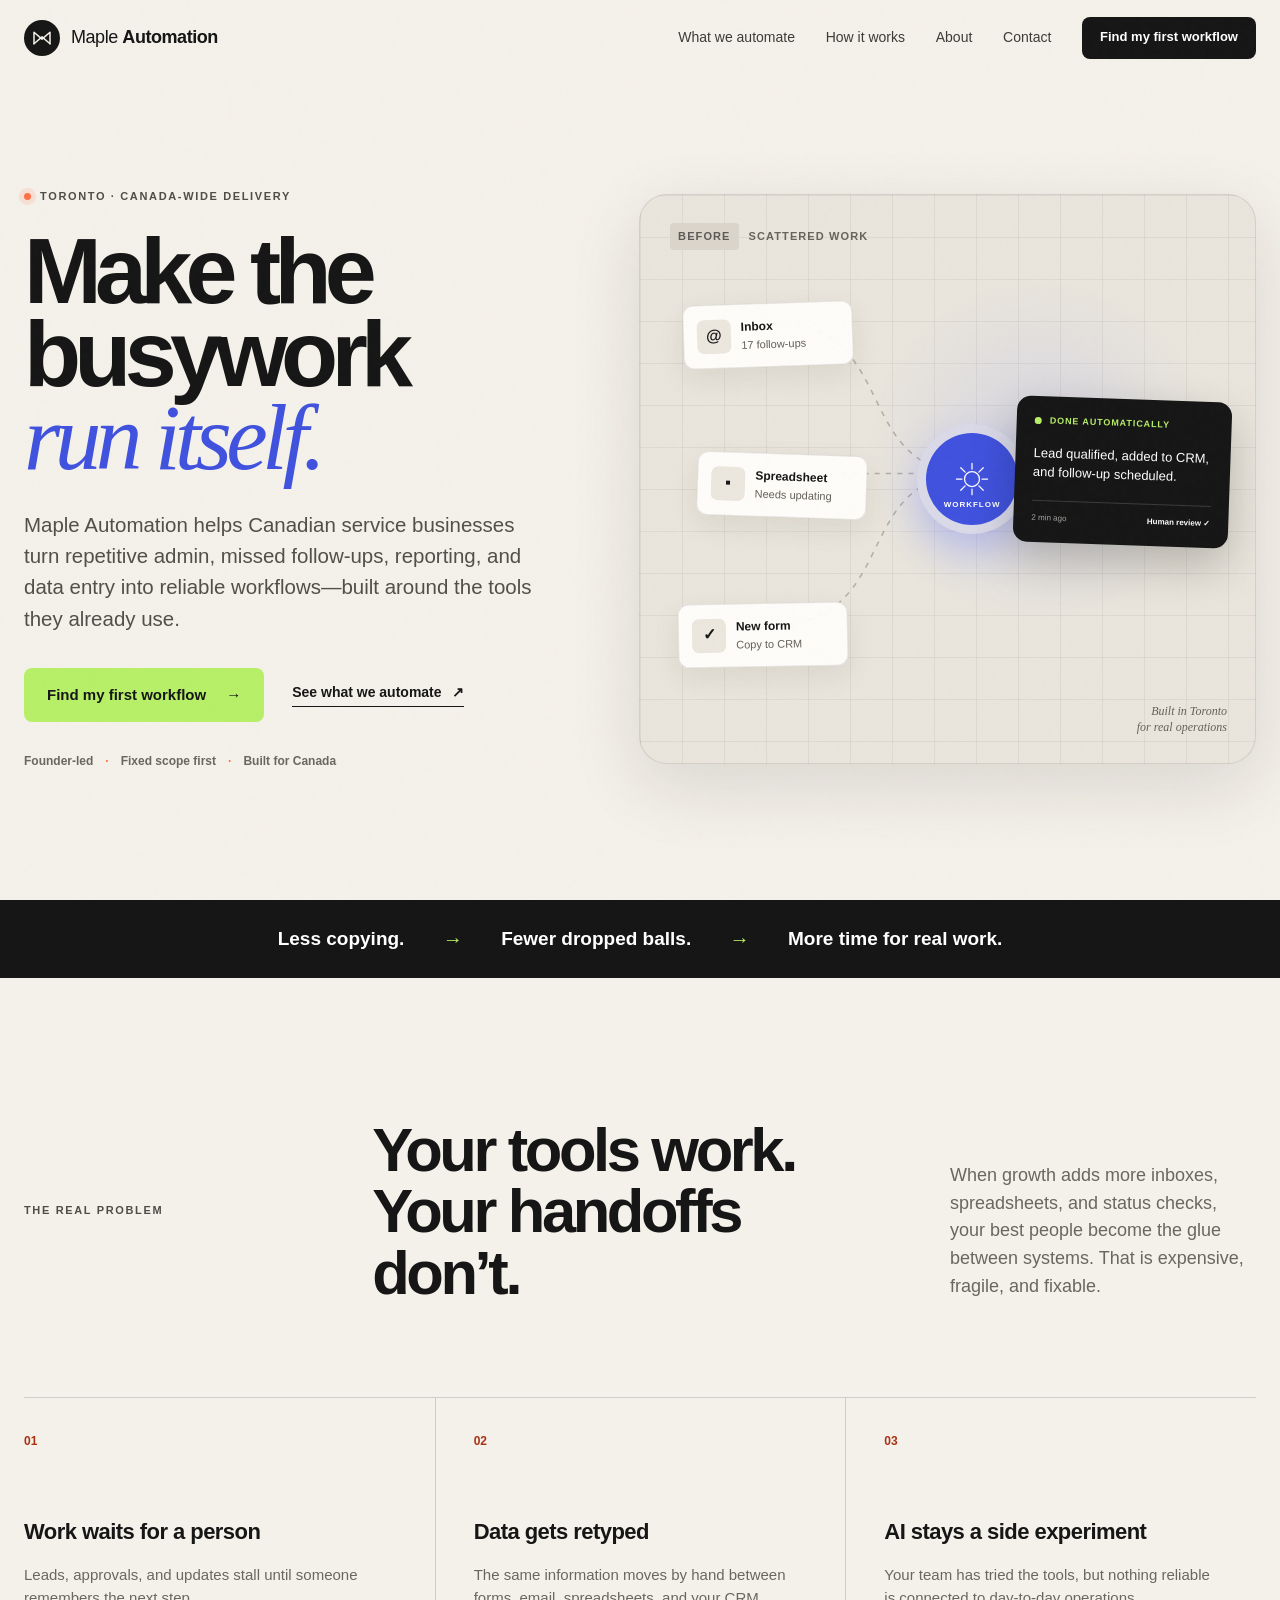
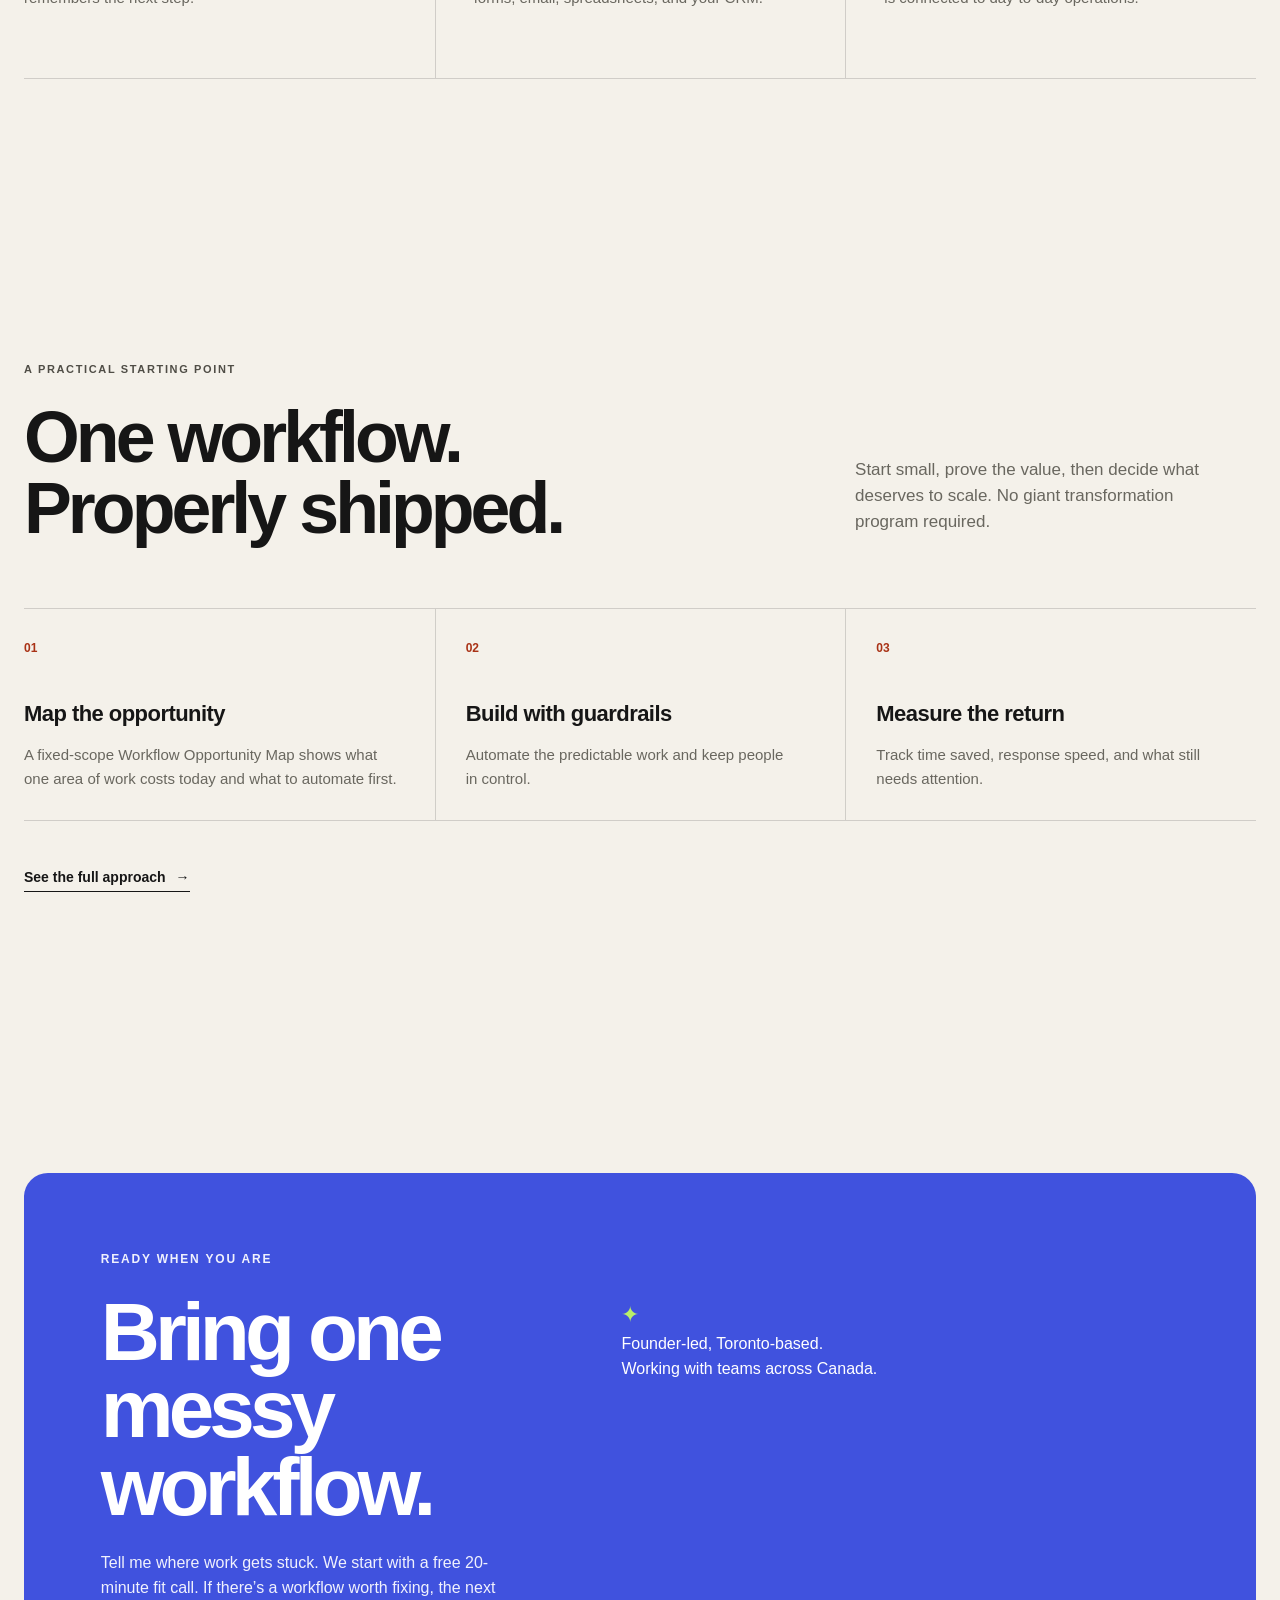
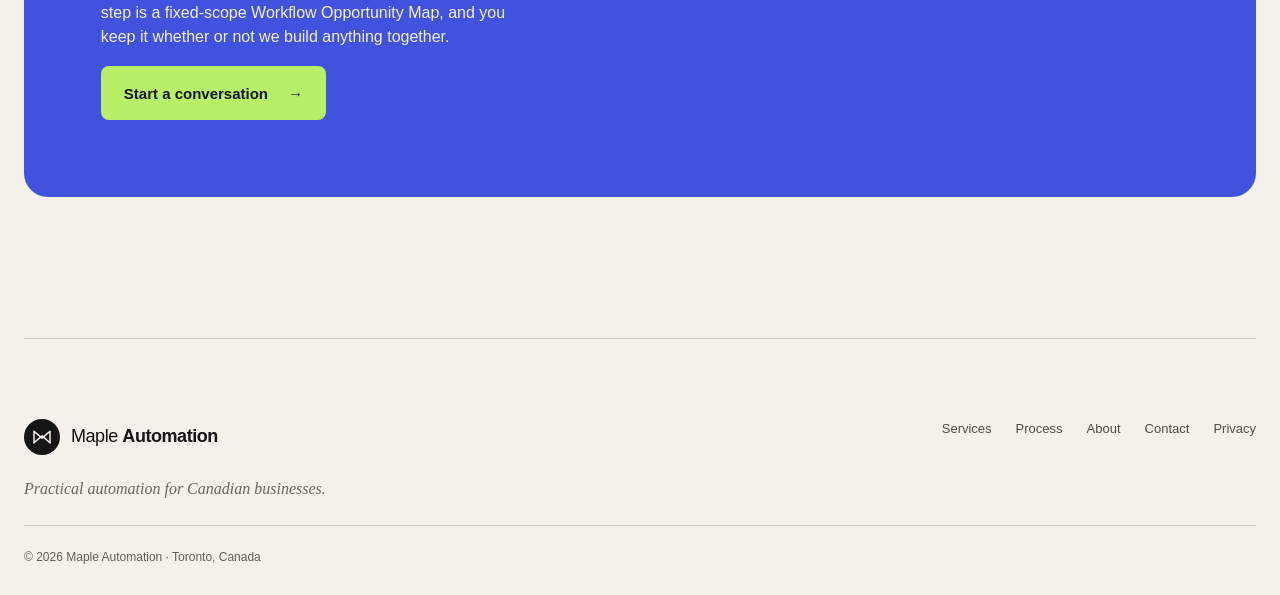
<file: index.html>
<!doctype html>
<html lang="en-CA">
<head>
  <meta charset="utf-8">
  <meta name="viewport" content="width=device-width, initial-scale=1">
  <title>Maple Automation | Practical automation for Canadian businesses</title>
  <meta name="description" content="Maple Automation helps Toronto and Canadian service businesses turn repetitive admin into reliable workflows using the tools they already have.">
  <meta name="theme-color" content="#f4f1ea">
  <meta name="robots" content="index,follow,max-image-preview:large">
  <meta name="referrer" content="strict-origin-when-cross-origin">
  <link rel="canonical" href="https://mapleautomation.ca/">
  <link rel="icon" href="assets/favicon.svg" type="image/svg+xml">
  <link rel="manifest" href="site.webmanifest">
  <link rel="stylesheet" href="styles.css">
  <meta property="og:type" content="website">
  <meta property="og:locale" content="en_CA">
  <meta property="og:site_name" content="Maple Automation">
  <meta property="og:title" content="Maple Automation — Make the busywork run itself.">
  <meta property="og:description" content="Founder-led AI and workflow automation for Toronto and Canadian service businesses.">
  <meta property="og:url" content="https://mapleautomation.ca/">
  <meta property="og:image" content="https://mapleautomation.ca/assets/social-card.png">
  <meta property="og:image:alt" content="Maple Automation — Practical automation for Canadian businesses">
  <meta name="twitter:card" content="summary_large_image">
  <meta name="twitter:title" content="Maple Automation — Practical automation for Canadian businesses">
  <meta name="twitter:description" content="Turn repetitive admin into reliable workflows, built around the tools your team already uses.">
  <meta name="twitter:image" content="https://mapleautomation.ca/assets/social-card.png">
  <script type="application/ld+json">
  {"@context":"https://schema.org","@type":"Organization","@id":"https://mapleautomation.ca/#organization","name":"Maple Automation","url":"https://mapleautomation.ca/","email":"hello@mapleautomation.ca","description":"AI and workflow automation consulting for Toronto and Canadian service businesses.","logo":"https://mapleautomation.ca/assets/favicon.svg","founder":{"@type":"Person","name":"Mica Shatil"},"areaServed":["Toronto","Greater Toronto Area","Canada"]}
  </script>
</head>
<body>
  <a class="skip-link" href="#main">Skip to content</a>
  <header class="site-header" data-header>
    <a class="brand" href="index.html" aria-label="Maple Automation home"><svg class="brand-mark" viewBox="0 0 42 42" aria-hidden="true"><path d="M7 31V11l14 12 14-12v20"/><path d="M7 31l14-12 14 12"/></svg><span>Maple <b>Automation</b></span></a>
    <button class="menu-toggle" type="button" aria-expanded="false" aria-controls="site-nav" data-menu-toggle><span class="sr-only" data-menu-label>Open navigation</span><span></span><span></span></button>
    <nav id="site-nav" class="site-nav" aria-label="Primary" data-nav>
      <a href="services.html">What we automate</a><a href="process.html">How it works</a><a href="about.html">About</a><a href="contact.html">Contact</a><a class="button button-small button-dark" href="contact.html">Find my first workflow</a>
    </nav>
  </header>
  <main id="main" tabindex="-1">
    <section class="hero section-shell">
      <div class="hero-copy"><p class="eyebrow"><span class="pulse-dot"></span> Toronto · Canada-wide delivery</p><h1>Make the busywork<br><em>run itself.</em></h1><p class="hero-lede">Maple Automation helps Canadian service businesses turn repetitive admin, missed follow-ups, reporting, and data entry into reliable workflows—built around the tools they already use.</p><div class="hero-actions"><a class="button button-primary" href="contact.html">Find my first workflow <span aria-hidden="true">→</span></a><a class="text-link" href="services.html">See what we automate <span aria-hidden="true">↗</span></a></div><ul class="trust-line" aria-label="Service highlights"><li>Founder-led</li><li>Fixed scope first</li><li>Built for Canada</li></ul></div>
      <div class="hero-visual" role="img" aria-label="Inbox, spreadsheet, and form flow into one automated workflow with human review"><div class="visual-label visual-label-top"><span>Before</span> scattered work</div><div class="input-stack"><div class="input-chip chip-email"><span class="chip-icon">@</span><span><b>Inbox</b><small>17 follow-ups</small></span></div><div class="input-chip chip-sheet"><span class="chip-icon">▪</span><span><b>Spreadsheet</b><small>Needs updating</small></span></div><div class="input-chip chip-form"><span class="chip-icon">✓</span><span><b>New form</b><small>Copy to CRM</small></span></div></div><svg class="flow-lines" viewBox="0 0 600 520" preserveAspectRatio="none" aria-hidden="true"><path d="M130 117 C255 117, 205 255, 325 255"/><path d="M130 255 C220 255, 235 255, 325 255"/><path d="M130 393 C255 393, 205 255, 325 255"/><path class="flow-line-active" d="M325 255 C430 255, 390 255, 500 255"/></svg><div class="automation-node"><svg viewBox="0 0 64 64" aria-hidden="true"><path d="M32 7v9M32 48v9M7 32h9M48 32h9M14 14l7 7M43 43l7 7M50 14l-7 7M21 43l-7 7"/><circle cx="32" cy="32" r="12"/></svg><span>Workflow</span></div><div class="output-card"><div class="output-status"><span></span> Done automatically</div><p>Lead qualified, added to CRM, and follow-up scheduled.</p><div class="output-meta"><span>2 min ago</span><b>Human review ✓</b></div></div><div class="visual-stamp">Built in Toronto<br>for real operations</div></div>
    </section>
    <section class="signal-strip" aria-label="Core promise"><p>Less copying.</p><span>→</span><p>Fewer dropped balls.</p><span>→</span><p>More time for real work.</p></section>
    <section class="pain-section section-shell section-pad" data-reveal><div class="section-intro two-col-intro"><p class="eyebrow">The real problem</p><div><h2>Your tools work.<br>Your handoffs don’t.</h2><p>When growth adds more inboxes, spreadsheets, and status checks, your best people become the glue between systems. That is expensive, fragile, and fixable.</p></div></div><div class="pain-grid"><article><span class="card-number">01</span><h3>Work waits for a person</h3><p>Leads, approvals, and updates stall until someone remembers the next step.</p></article><article><span class="card-number">02</span><h3>Data gets retyped</h3><p>The same information moves by hand between forms, email, spreadsheets, and your CRM.</p></article><article><span class="card-number">03</span><h3>AI stays a side experiment</h3><p>Your team has tried the tools, but nothing reliable is connected to day-to-day operations.</p></article></div></section>
    <section class="approach section-shell section-pad" data-reveal><div class="section-heading"><div><p class="eyebrow">A practical starting point</p><h2>One workflow.<br>Properly shipped.</h2></div><p>Start small, prove the value, then decide what deserves to scale. No giant transformation program required.</p></div><div class="approach-grid"><article><span class="step-number">01</span><h3>Map the opportunity</h3><p>A fixed-scope Workflow Opportunity Map shows what one area of work costs today and what to automate first.</p></article><article><span class="step-number">02</span><h3>Build with guardrails</h3><p>Automate the predictable work and keep people in control.</p></article><article><span class="step-number">03</span><h3>Measure the return</h3><p>Track time saved, response speed, and what still needs attention.</p></article></div><a class="text-link" href="process.html">See the full approach <span aria-hidden="true">→</span></a></section>
    <section class="contact-section section-pad"><div class="contact-shell" data-reveal><div class="contact-copy"><p class="eyebrow eyebrow-light">Ready when you are</p><h2>Bring one messy workflow.</h2><p>Tell me where work gets stuck. We start with a free 20-minute fit call. If there’s a workflow worth fixing, the next step is a fixed-scope Workflow Opportunity Map, and you keep it whether or not we build anything together.</p><a class="button button-primary" href="contact.html">Start a conversation <span aria-hidden="true">→</span></a></div><div class="contact-direct"><span class="contact-icon">✦</span><p>Founder-led, Toronto-based.<br>Working with teams across Canada.</p></div></div></section>
  </main>
  <footer class="site-footer"><div class="footer-brand"><a class="brand" href="index.html" aria-label="Maple Automation home"><svg class="brand-mark" viewBox="0 0 42 42" aria-hidden="true"><path d="M7 31V11l14 12 14-12v20"/><path d="M7 31l14-12 14 12"/></svg><span>Maple <b>Automation</b></span></a><p>Practical automation for Canadian businesses.</p></div><nav aria-label="Footer"><a href="services.html">Services</a><a href="process.html">Process</a><a href="about.html">About</a><a href="contact.html">Contact</a><a href="privacy.html">Privacy</a></nav><p class="footer-note">© <span data-year></span> Maple Automation · Toronto, Canada</p></footer>
  <script src="script.js" defer></script>
</body>
</html>
</file>
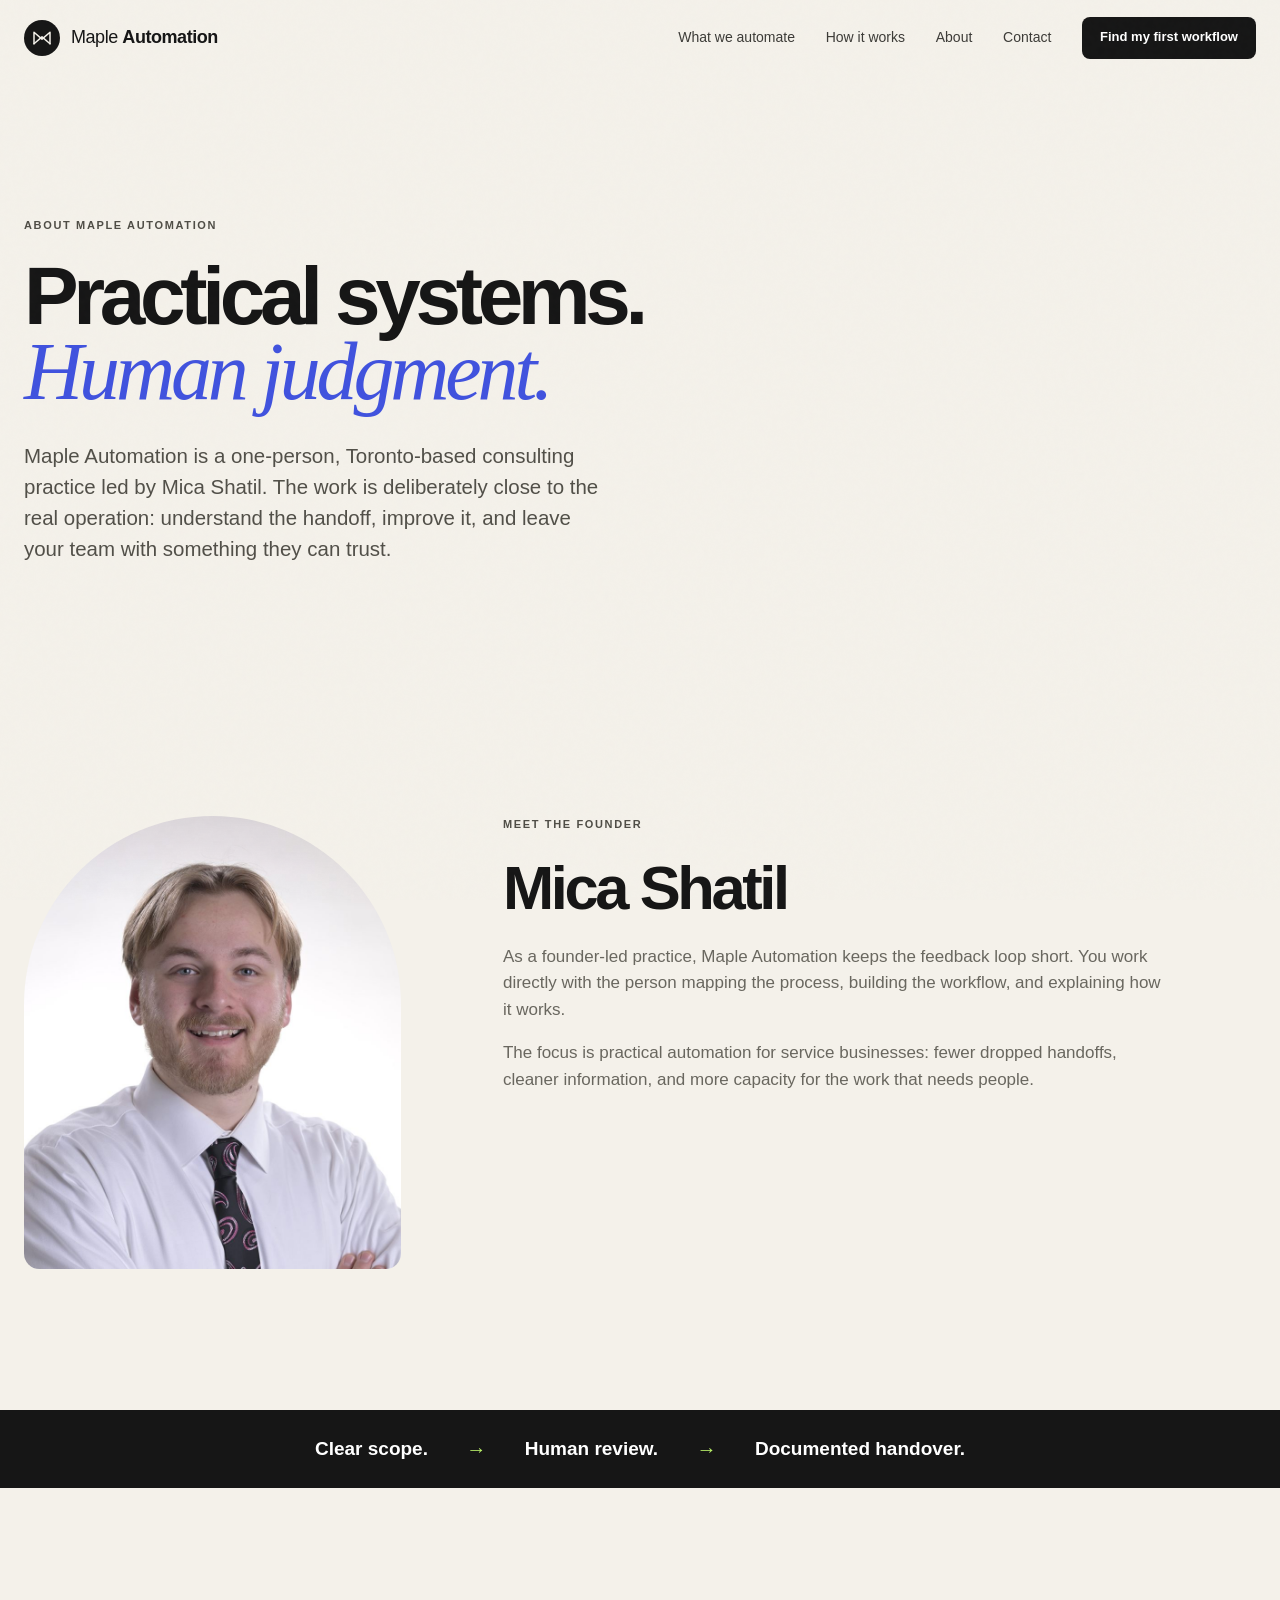
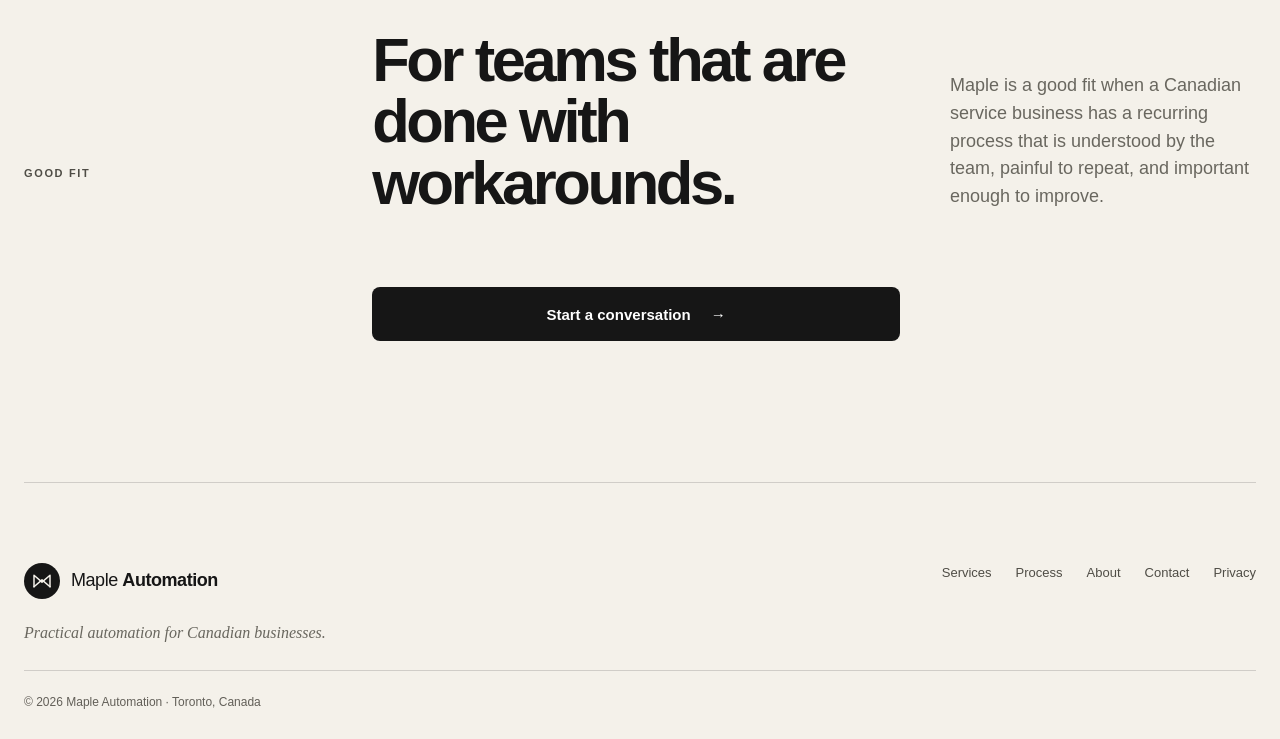
<file: about.html>
<!doctype html><html lang="en-CA"><head><meta charset="utf-8"><meta name="viewport" content="width=device-width, initial-scale=1"><title>About Maple Automation | Mica Shatil, Toronto</title><meta name="description" content="Meet Mica Shatil, the founder behind Maple Automation, a Toronto-based automation consulting practice for Canadian service businesses."><meta name="robots" content="index,follow"><meta name="referrer" content="strict-origin-when-cross-origin"><link rel="canonical" href="https://mapleautomation.ca/about.html"><meta property="og:type" content="website"><meta property="og:locale" content="en_CA"><meta property="og:site_name" content="Maple Automation"><meta property="og:title" content="About Maple Automation | Mica Shatil, Toronto"><meta property="og:description" content="Meet Mica Shatil, the founder behind Maple Automation, a Toronto-based automation consulting practice for Canadian service businesses."><meta property="og:url" content="https://mapleautomation.ca/about.html"><meta property="og:image" content="https://mapleautomation.ca/assets/social-card.png"><meta property="og:image:alt" content="Maple Automation — Practical automation for Canadian businesses"><meta name="twitter:card" content="summary_large_image"><meta name="twitter:title" content="About Maple Automation | Mica Shatil, Toronto"><meta name="twitter:description" content="Meet Mica Shatil, the founder behind Maple Automation, a Toronto-based automation consulting practice for Canadian service businesses."><meta name="twitter:image" content="https://mapleautomation.ca/assets/social-card.png"><link rel="icon" href="assets/favicon.svg" type="image/svg+xml"><link rel="stylesheet" href="styles.css"></head><body><a class="skip-link" href="#main">Skip to content</a><header class="site-header" data-header><a class="brand" href="index.html" aria-label="Maple Automation home"><svg class="brand-mark" viewBox="0 0 42 42" aria-hidden="true"><path d="M7 31V11l14 12 14-12v20"/><path d="M7 31l14-12 14 12"/></svg><span>Maple <b>Automation</b></span></a><button class="menu-toggle" type="button" aria-expanded="false" aria-controls="site-nav" data-menu-toggle><span class="sr-only" data-menu-label>Open navigation</span><span></span><span></span></button><nav id="site-nav" class="site-nav" aria-label="Primary" data-nav><a href="services.html">What we automate</a><a href="process.html">How it works</a><a href="about.html" aria-current="page">About</a><a href="contact.html">Contact</a><a class="button button-small button-dark" href="contact.html">Find my first workflow</a></nav></header><main id="main" tabindex="-1"><section class="page-hero section-shell section-pad"><p class="eyebrow">About Maple Automation</p><h1>Practical systems.<br><em>Human judgment.</em></h1><p class="hero-lede">Maple Automation is a one-person, Toronto-based consulting practice led by Mica Shatil. The work is deliberately close to the real operation: understand the handoff, improve it, and leave your team with something they can trust.</p></section><section class="about section-shell section-pad" data-reveal><div class="about-grid"><img class="founder-photo" src="assets/mica-shatil.jpg" width="830" height="1000" alt="Mica Shatil, founder of Maple Automation" loading="lazy" decoding="async"><div><p class="eyebrow">Meet the founder</p><h2>Mica Shatil</h2><p>As a founder-led practice, Maple Automation keeps the feedback loop short. You work directly with the person mapping the process, building the workflow, and explaining how it works.</p><p>The focus is practical automation for service businesses: fewer dropped handoffs, cleaner information, and more capacity for the work that needs people.</p></div></div></section><section class="signal-strip" aria-label="Operating principles"><p>Clear scope.</p><span>→</span><p>Human review.</p><span>→</span><p>Documented handover.</p></section><section class="section-shell section-pad"><div class="two-col-intro"><p class="eyebrow">Good fit</p><div><h2>For teams that are<br>done with workarounds.</h2><p>Maple is a good fit when a Canadian service business has a recurring process that is understood by the team, painful to repeat, and important enough to improve.</p><a class="button button-dark" href="contact.html">Start a conversation <span aria-hidden="true">→</span></a></div></div></section></main><footer class="site-footer"><div class="footer-brand"><a class="brand" href="index.html"><svg class="brand-mark" viewBox="0 0 42 42" aria-hidden="true"><path d="M7 31V11l14 12 14-12v20"/><path d="M7 31l14-12 14 12"/></svg><span>Maple <b>Automation</b></span></a><p>Practical automation for Canadian businesses.</p></div><nav aria-label="Footer"><a href="services.html">Services</a><a href="process.html">Process</a><a href="about.html">About</a><a href="contact.html">Contact</a><a href="privacy.html">Privacy</a></nav><p class="footer-note">© <span data-year></span> Maple Automation · Toronto, Canada</p></footer><script src="script.js" defer></script></body></html>
</file>
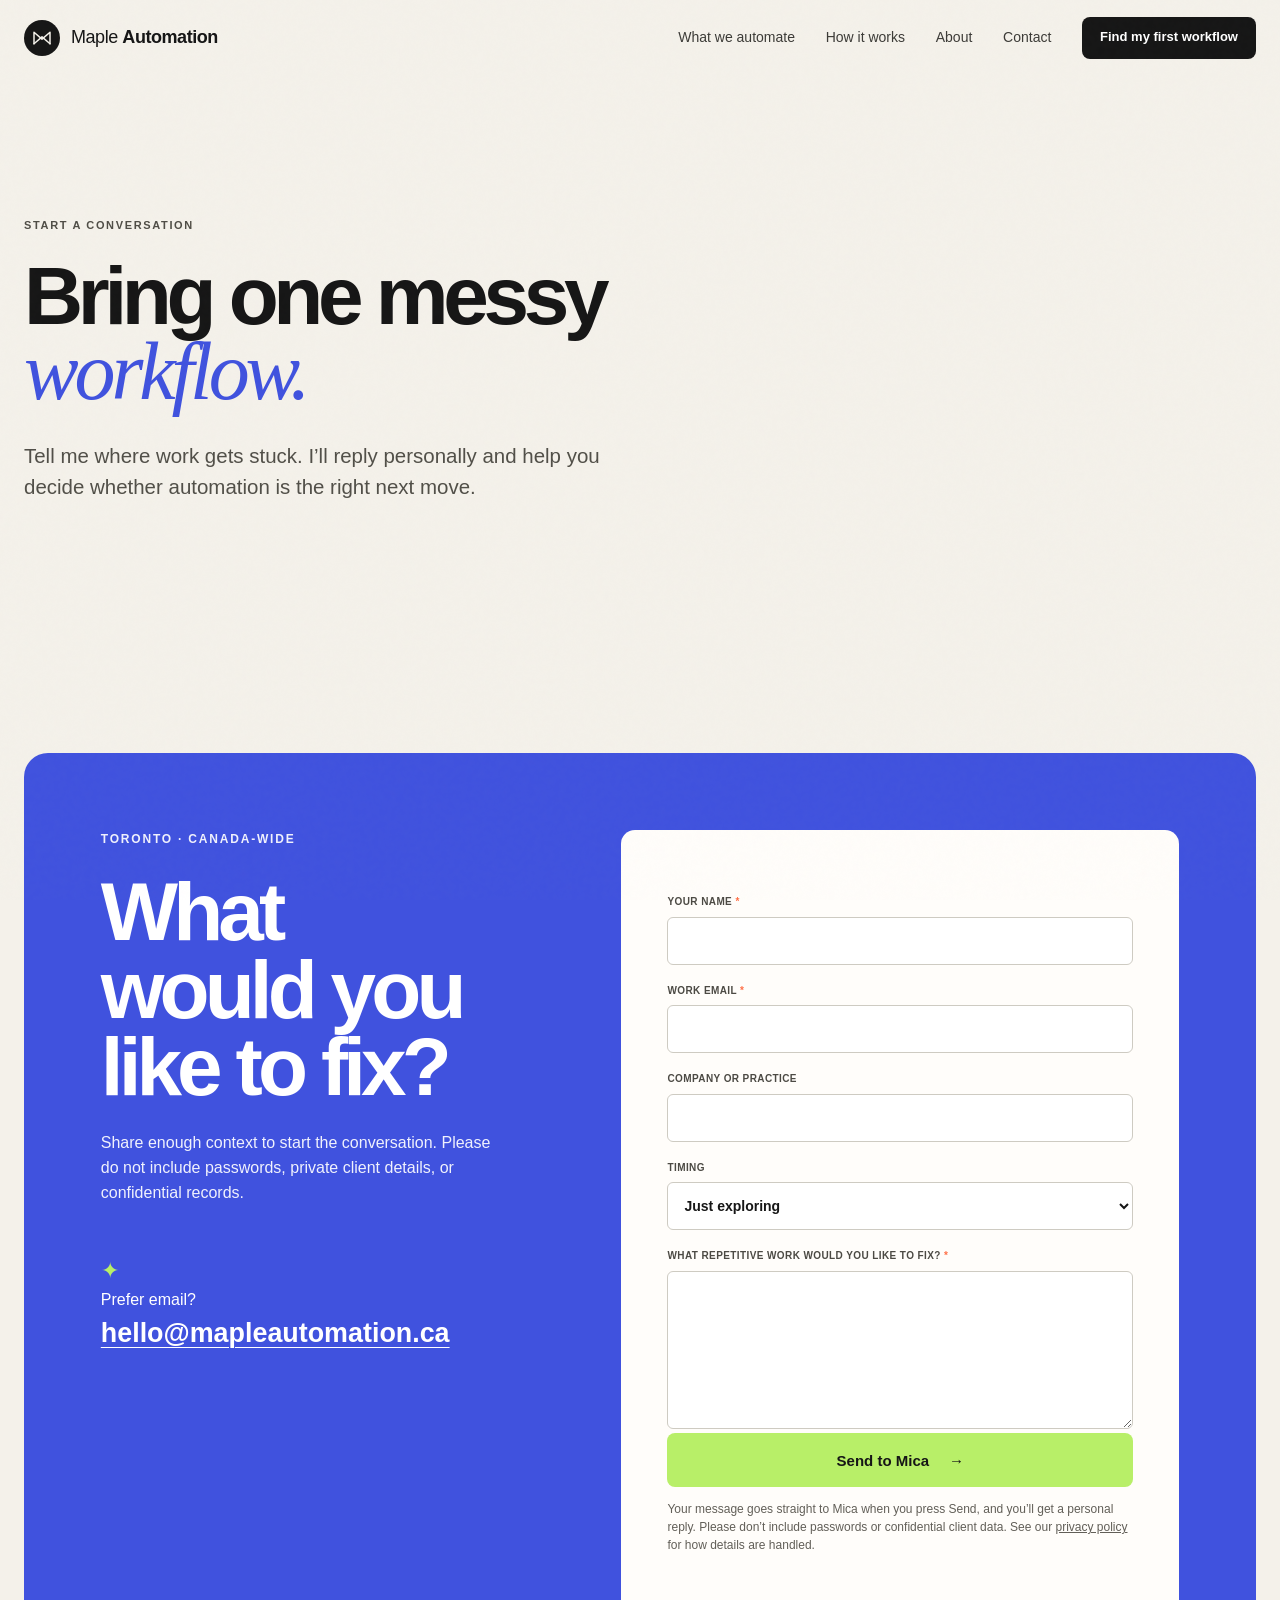
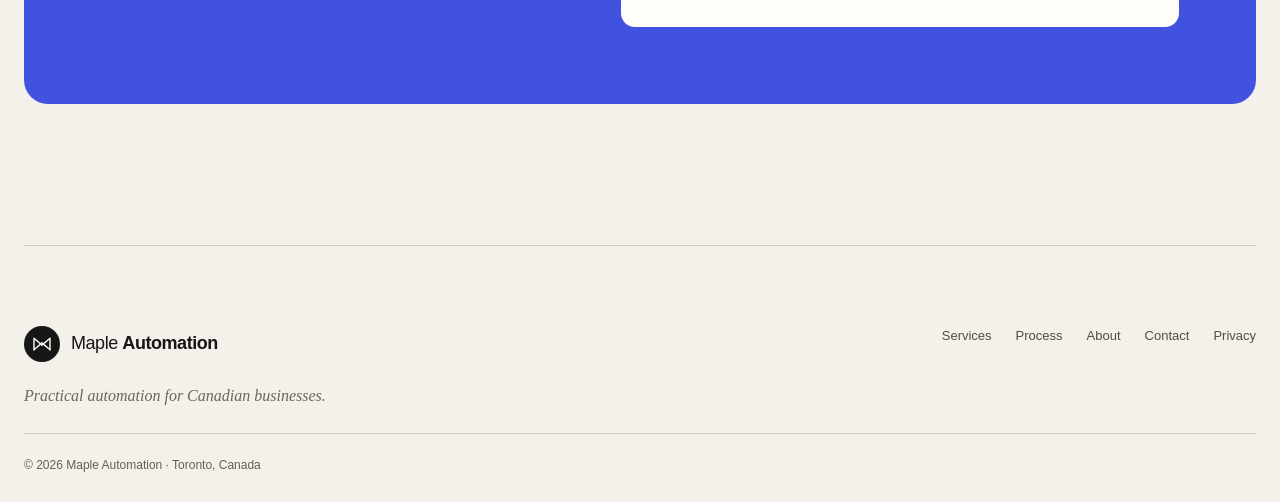
<file: contact.html>
<!doctype html><html lang="en-CA"><head><meta charset="utf-8"><meta name="viewport" content="width=device-width, initial-scale=1"><title>Contact Maple Automation | Start with one workflow</title><meta name="description" content="Tell Maple Automation where work gets stuck. Mica replies personally to Toronto and Canadian business inquiries."><meta name="robots" content="index,follow"><meta name="referrer" content="strict-origin-when-cross-origin"><link rel="canonical" href="https://mapleautomation.ca/contact.html"><meta property="og:type" content="website"><meta property="og:locale" content="en_CA"><meta property="og:site_name" content="Maple Automation"><meta property="og:title" content="Contact Maple Automation | Start with one workflow"><meta property="og:description" content="Tell Maple Automation where work gets stuck. Mica replies personally to Toronto and Canadian business inquiries."><meta property="og:url" content="https://mapleautomation.ca/contact.html"><meta property="og:image" content="https://mapleautomation.ca/assets/social-card.png"><meta property="og:image:alt" content="Maple Automation — Practical automation for Canadian businesses"><meta name="twitter:card" content="summary_large_image"><meta name="twitter:title" content="Contact Maple Automation | Start with one workflow"><meta name="twitter:description" content="Tell Maple Automation where work gets stuck. Mica replies personally to Toronto and Canadian business inquiries."><meta name="twitter:image" content="https://mapleautomation.ca/assets/social-card.png"><link rel="icon" href="assets/favicon.svg" type="image/svg+xml"><link rel="stylesheet" href="styles.css"></head><body><a class="skip-link" href="#main">Skip to content</a><header class="site-header" data-header><a class="brand" href="index.html" aria-label="Maple Automation home"><svg class="brand-mark" viewBox="0 0 42 42" aria-hidden="true"><path d="M7 31V11l14 12 14-12v20"/><path d="M7 31l14-12 14 12"/></svg><span>Maple <b>Automation</b></span></a><button class="menu-toggle" type="button" aria-expanded="false" aria-controls="site-nav" data-menu-toggle><span class="sr-only" data-menu-label>Open navigation</span><span></span><span></span></button><nav id="site-nav" class="site-nav" aria-label="Primary" data-nav><a href="services.html">What we automate</a><a href="process.html">How it works</a><a href="about.html">About</a><a href="contact.html" aria-current="page">Contact</a><a class="button button-small button-dark" href="contact.html">Find my first workflow</a></nav></header><main id="main" tabindex="-1"><section class="page-hero section-shell section-pad"><p class="eyebrow">Start a conversation</p><h1>Bring one messy<br><em>workflow.</em></h1><p class="hero-lede">Tell me where work gets stuck. I’ll reply personally and help you decide whether automation is the right next move.</p></section><section class="contact-section section-pad"><div class="contact-shell" data-reveal><div class="contact-copy"><p class="eyebrow eyebrow-light">Toronto · Canada-wide</p><h2>What would you like to fix?</h2><p>Share enough context to start the conversation. Please do not include passwords, private client details, or confidential records.</p><div class="contact-direct"><span class="contact-icon">✦</span><p>Prefer email?<br><a href="mailto:hello@mapleautomation.ca">hello@mapleautomation.ca</a></p></div></div><form class="contact-form" data-contact-form data-endpoint="https://script.google.com/macros/s/AKfycbyCQvXv4_o8ZIKKrfXtnpC-GDXEc8OWT6UKr5WylK9qcDCjhX_a59sZxX8qs0YcK2K44Q/exec" action="https://script.google.com/macros/s/AKfycbyCQvXv4_o8ZIKKrfXtnpC-GDXEc8OWT6UKr5WylK9qcDCjhX_a59sZxX8qs0YcK2K44Q/exec" method="post"><input type="text" name="_honey" class="sr-only" tabindex="-1" autocomplete="off" aria-hidden="true"><label for="name">Your name <span aria-hidden="true">*</span><input id="name" name="name" type="text" autocomplete="name" required maxlength="80"></label><label for="email">Work email <span aria-hidden="true">*</span><input id="email" name="email" type="email" autocomplete="email" required maxlength="160"></label><label for="company">Company or practice<input id="company" name="company" type="text" autocomplete="organization" maxlength="120"></label><label for="timing">Timing<select id="timing" name="timing"><option>Just exploring</option><option>This quarter</option><option>As soon as possible</option></select></label><label for="workflow">What repetitive work would you like to fix? <span aria-hidden="true">*</span><textarea id="workflow" name="workflow" rows="6" required maxlength="2000" aria-describedby="contact-form-note"></textarea></label><button class="button button-primary button-wide" type="submit">Send to Mica <span aria-hidden="true">→</span></button><p class="form-note" id="contact-form-note">Your message goes straight to Mica when you press Send, and you’ll get a personal reply. Please don’t include passwords or confidential client data. See our <a href="privacy.html">privacy policy</a> for how details are handled.</p><p class="form-status" data-form-status role="status" aria-live="polite"></p></form></div></section></main><footer class="site-footer"><div class="footer-brand"><a class="brand" href="index.html"><svg class="brand-mark" viewBox="0 0 42 42" aria-hidden="true"><path d="M7 31V11l14 12 14-12v20"/><path d="M7 31l14-12 14 12"/></svg><span>Maple <b>Automation</b></span></a><p>Practical automation for Canadian businesses.</p></div><nav aria-label="Footer"><a href="services.html">Services</a><a href="process.html">Process</a><a href="about.html">About</a><a href="contact.html">Contact</a><a href="privacy.html">Privacy</a></nav><p class="footer-note">© <span data-year></span> Maple Automation · Toronto, Canada</p></footer><script src="script.js" defer></script></body></html>
</file>
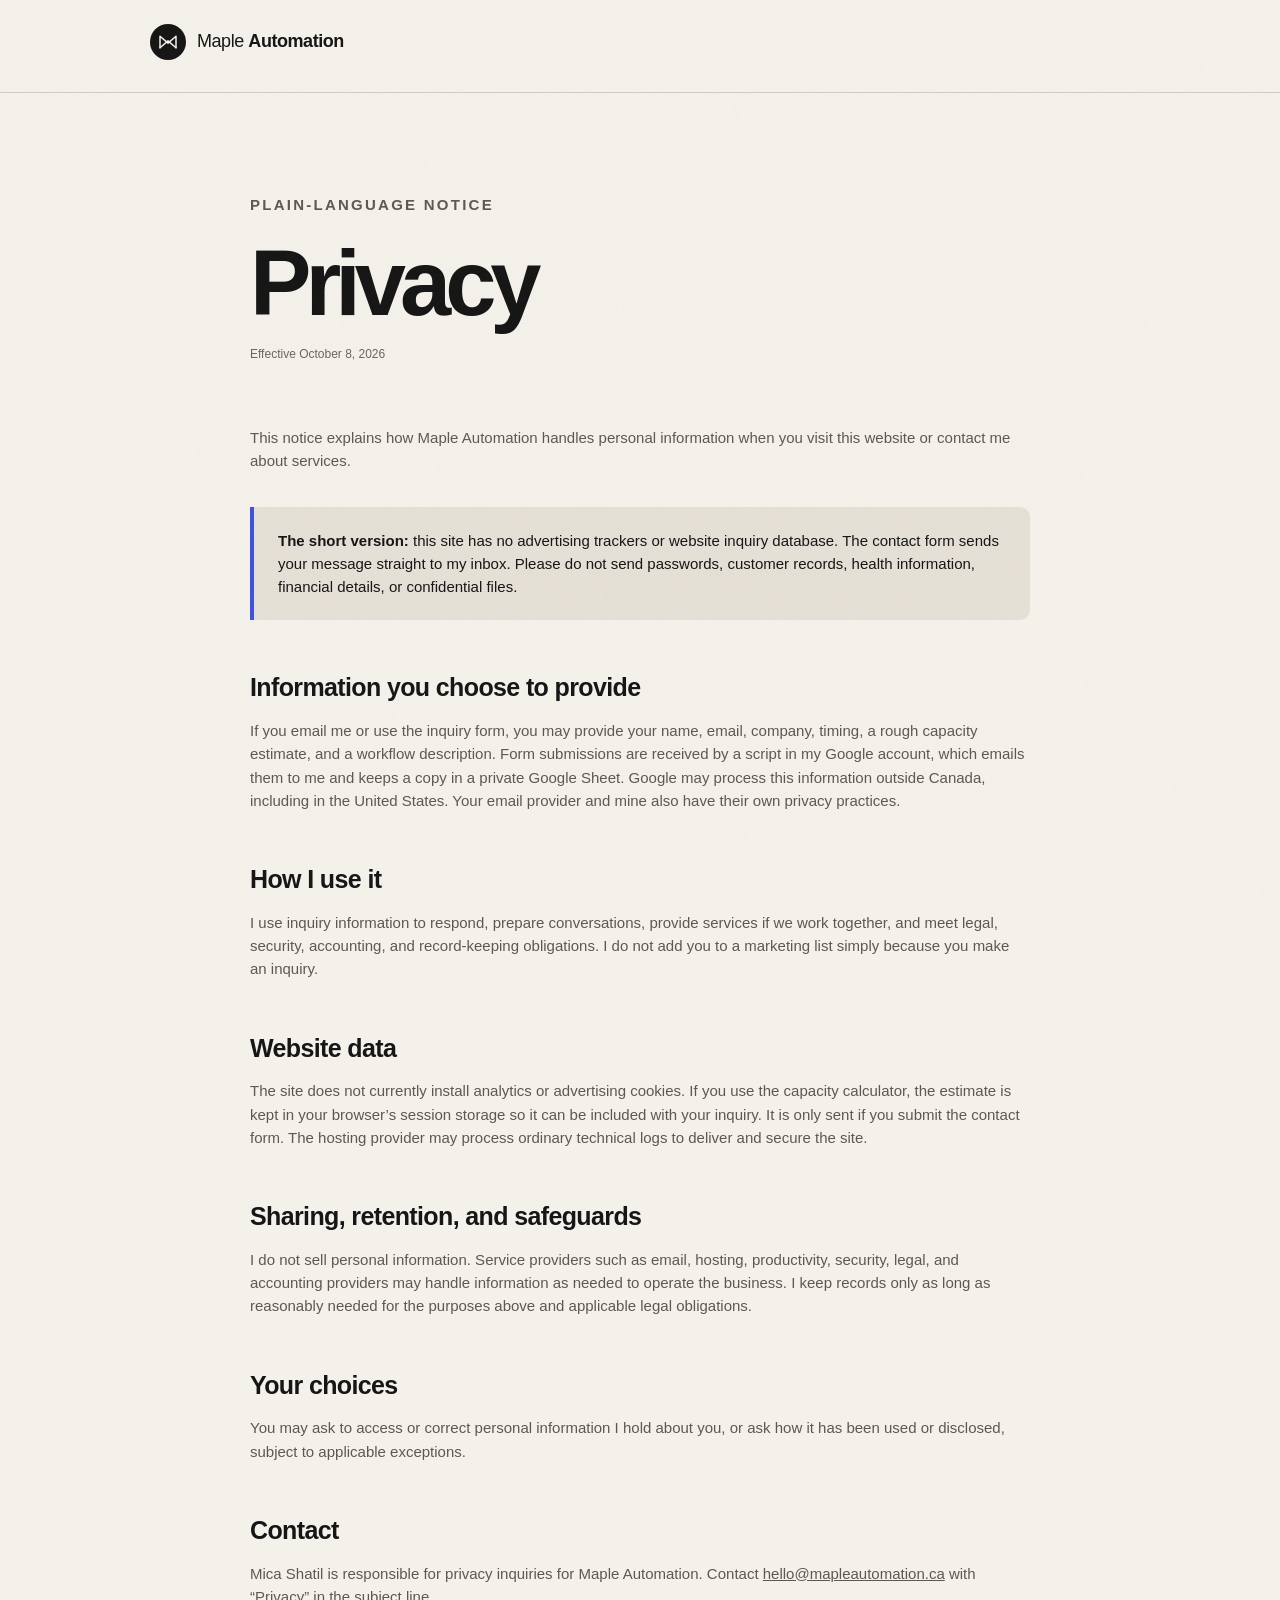
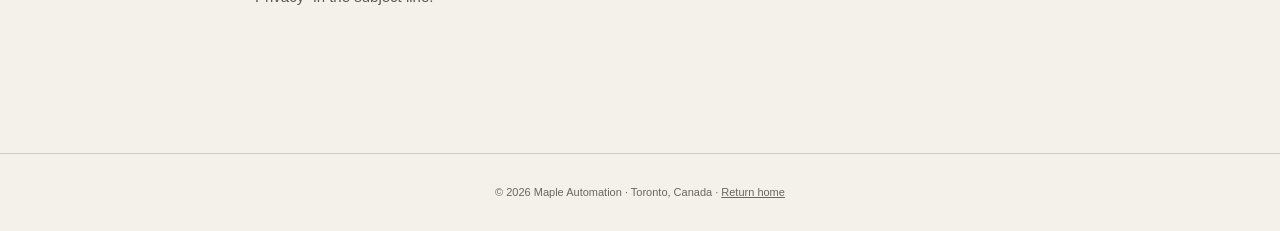
<file: privacy.html>
<!doctype html><html lang="en-CA"><head><meta charset="utf-8"><meta name="viewport" content="width=device-width, initial-scale=1"><title>Privacy | Maple Automation</title><meta name="description" content="How Maple Automation handles information submitted through this website."><meta name="robots" content="index,follow"><meta name="referrer" content="strict-origin-when-cross-origin"><meta name="theme-color" content="#f4f1ea"><link rel="canonical" href="https://mapleautomation.ca/privacy.html"><meta property="og:type" content="website"><meta property="og:locale" content="en_CA"><meta property="og:site_name" content="Maple Automation"><meta property="og:title" content="Privacy | Maple Automation"><meta property="og:description" content="How Maple Automation handles information submitted through this website."><meta property="og:url" content="https://mapleautomation.ca/privacy.html"><meta property="og:image" content="https://mapleautomation.ca/assets/social-card.png"><meta property="og:image:alt" content="Maple Automation — Practical automation for Canadian businesses"><meta name="twitter:card" content="summary_large_image"><meta name="twitter:title" content="Privacy | Maple Automation"><meta name="twitter:description" content="How Maple Automation handles information submitted through this website."><meta name="twitter:image" content="https://mapleautomation.ca/assets/social-card.png"><link rel="icon" href="assets/favicon.svg" type="image/svg+xml"><link rel="stylesheet" href="styles.css"><style>.legal-header{padding:24px max(24px,calc((100vw - 980px)/2));border-bottom:1px solid var(--line)}.legal{width:min(780px,calc(100% - 40px));margin:0 auto;padding:100px 0 130px}.legal h1{margin-bottom:18px;font-size:clamp(52px,8vw,92px);font-weight:550;letter-spacing:-.065em;line-height:.95}.legal .updated{margin-bottom:62px;color:var(--muted);font-size:12px}.legal h2{margin:48px 0 12px;font-size:25px;letter-spacing:-.025em}.legal p,.legal li{color:#5c5952;font-size:15px}.legal li+li{margin-top:8px}.legal-callout{margin:34px 0;padding:22px 24px;background:#e5e0d6;border-left:4px solid var(--blue);border-radius:0 10px 10px 0}.legal-callout p{margin:0;color:var(--ink)}.legal-footer{padding:30px 20px;border-top:1px solid var(--line);text-align:center;color:var(--muted);font-size:11px}</style></head><body><a class="skip-link" href="#main">Skip to content</a><header class="legal-header"><a class="brand" href="index.html" aria-label="Maple Automation home"><svg class="brand-mark" viewBox="0 0 42 42" aria-hidden="true"><path d="M7 31V11l14 12 14-12v20"/><path d="M7 31l14-12 14 12"/></svg><span>Maple <b>Automation</b></span></a></header><main id="main" class="legal" tabindex="-1"><p class="eyebrow">Plain-language notice</p><h1>Privacy</h1><p class="updated">Effective October 8, 2026</p><p>This notice explains how Maple Automation handles personal information when you visit this website or contact me about services.</p><div class="legal-callout"><p><b>The short version:</b> this site has no advertising trackers or website inquiry database. The contact form sends your message straight to my inbox. Please do not send passwords, customer records, health information, financial details, or confidential files.</p></div><h2>Information you choose to provide</h2><p>If you email me or use the inquiry form, you may provide your name, email, company, timing, a rough capacity estimate, and a workflow description. Form submissions are received by a script in my Google account, which emails them to me and keeps a copy in a private Google Sheet. Google may process this information outside Canada, including in the United States. Your email provider and mine also have their own privacy practices.</p><h2>How I use it</h2><p>I use inquiry information to respond, prepare conversations, provide services if we work together, and meet legal, security, accounting, and record-keeping obligations. I do not add you to a marketing list simply because you make an inquiry.</p><h2>Website data</h2><p>The site does not currently install analytics or advertising cookies. If you use the capacity calculator, the estimate is kept in your browser’s session storage so it can be included with your inquiry. It is only sent if you submit the contact form. The hosting provider may process ordinary technical logs to deliver and secure the site.</p><h2>Sharing, retention, and safeguards</h2><p>I do not sell personal information. Service providers such as email, hosting, productivity, security, legal, and accounting providers may handle information as needed to operate the business. I keep records only as long as reasonably needed for the purposes above and applicable legal obligations.</p><h2>Your choices</h2><p>You may ask to access or correct personal information I hold about you, or ask how it has been used or disclosed, subject to applicable exceptions.</p><h2>Contact</h2><p>Mica Shatil is responsible for privacy inquiries for Maple Automation. Contact <a href="mailto:hello@mapleautomation.ca">hello@mapleautomation.ca</a> with “Privacy” in the subject line.</p></main><footer class="legal-footer">© 2026 Maple Automation · Toronto, Canada · <a href="index.html">Return home</a></footer></body></html>
</file>
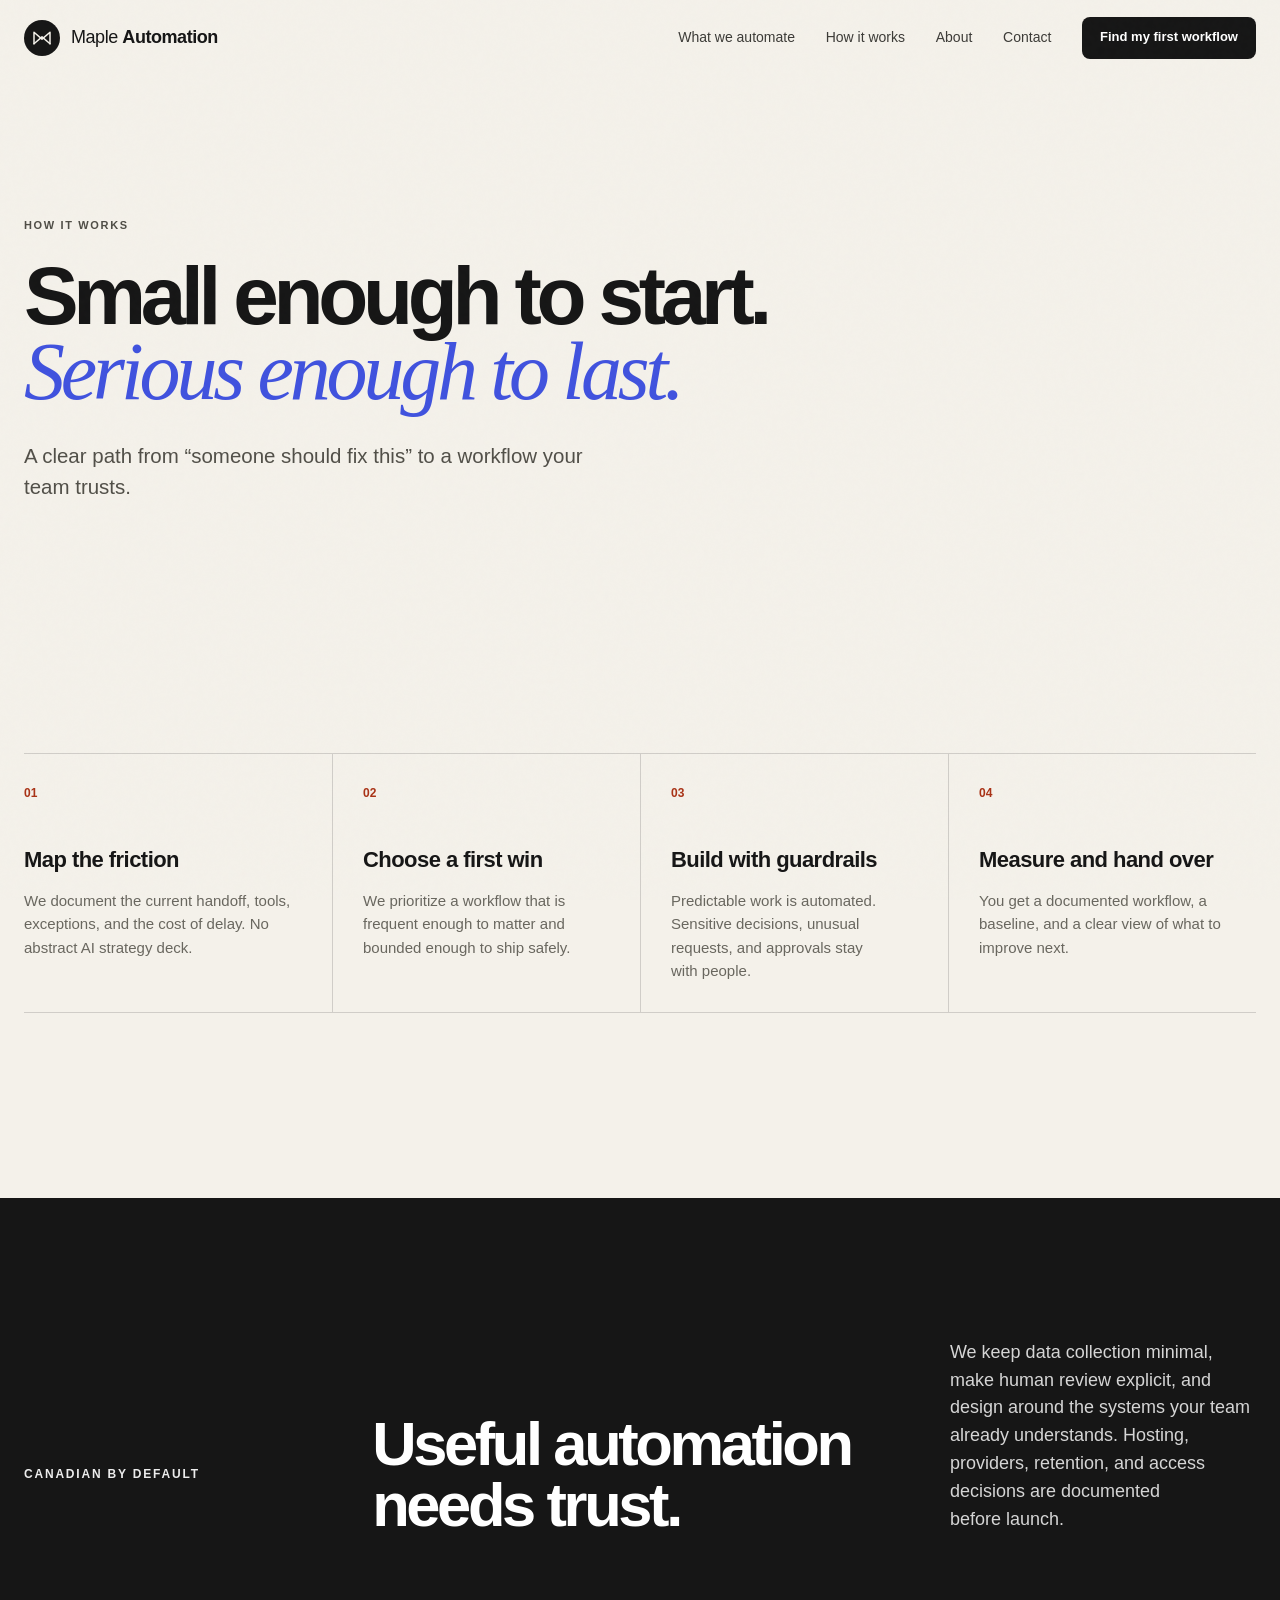
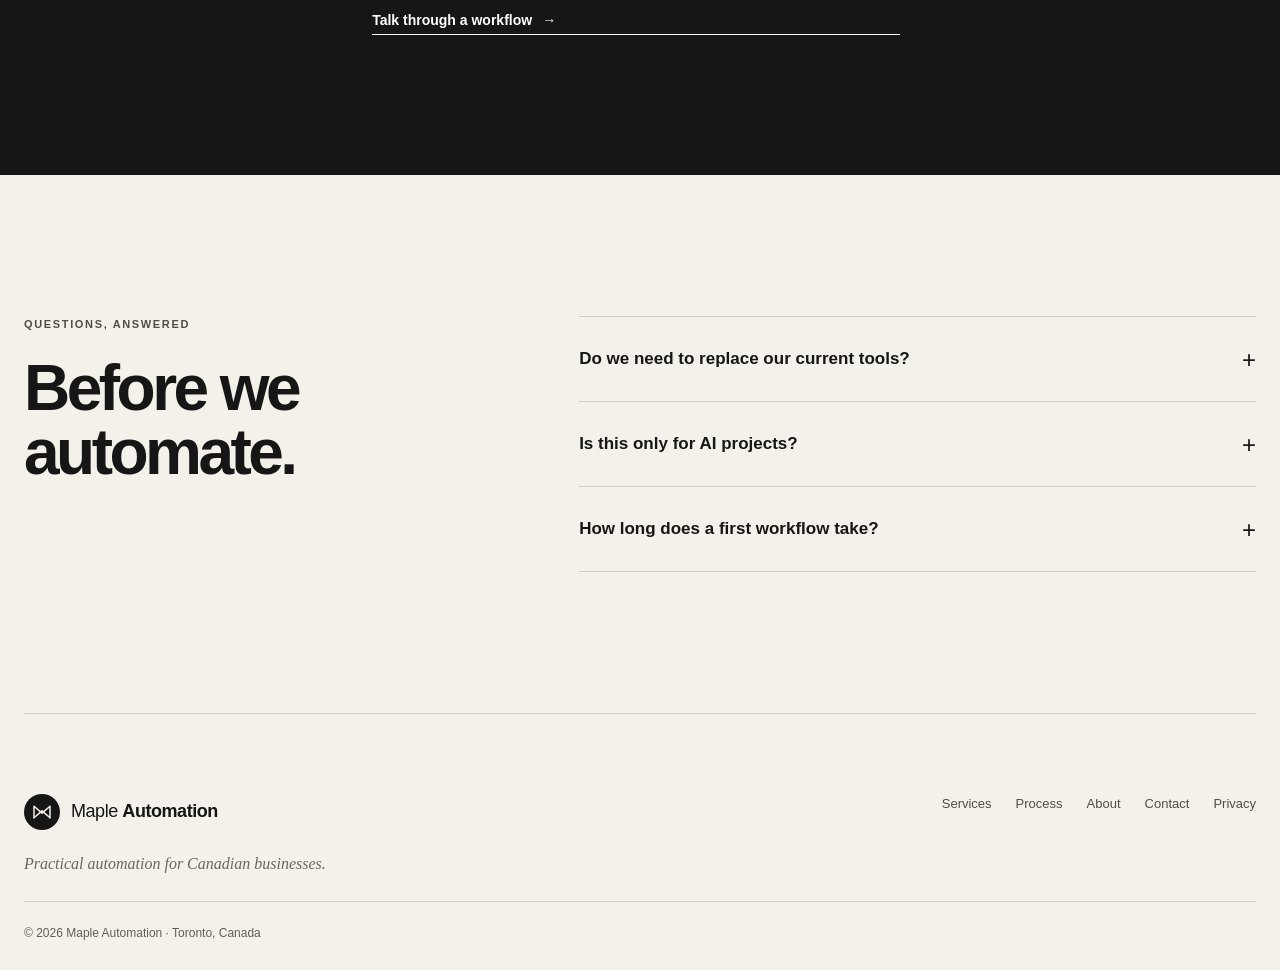
<file: process.html>
<!doctype html><html lang="en-CA"><head><meta charset="utf-8"><meta name="viewport" content="width=device-width, initial-scale=1"><title>How Maple Automation works | A practical automation process</title><meta name="description" content="A focused, founder-led process for finding, building, and measuring one useful automation workflow at a time."><meta name="robots" content="index,follow"><meta name="referrer" content="strict-origin-when-cross-origin"><link rel="canonical" href="https://mapleautomation.ca/process.html"><meta property="og:type" content="website"><meta property="og:locale" content="en_CA"><meta property="og:site_name" content="Maple Automation"><meta property="og:title" content="How Maple Automation works | A practical automation process"><meta property="og:description" content="A focused, founder-led process for finding, building, and measuring one useful automation workflow at a time."><meta property="og:url" content="https://mapleautomation.ca/process.html"><meta property="og:image" content="https://mapleautomation.ca/assets/social-card.png"><meta property="og:image:alt" content="Maple Automation — Practical automation for Canadian businesses"><meta name="twitter:card" content="summary_large_image"><meta name="twitter:title" content="How Maple Automation works | A practical automation process"><meta name="twitter:description" content="A focused, founder-led process for finding, building, and measuring one useful automation workflow at a time."><meta name="twitter:image" content="https://mapleautomation.ca/assets/social-card.png"><link rel="icon" href="assets/favicon.svg" type="image/svg+xml"><link rel="stylesheet" href="styles.css"></head><body><a class="skip-link" href="#main">Skip to content</a><header class="site-header" data-header><a class="brand" href="index.html" aria-label="Maple Automation home"><svg class="brand-mark" viewBox="0 0 42 42" aria-hidden="true"><path d="M7 31V11l14 12 14-12v20"/><path d="M7 31l14-12 14 12"/></svg><span>Maple <b>Automation</b></span></a><button class="menu-toggle" type="button" aria-expanded="false" aria-controls="site-nav" data-menu-toggle><span class="sr-only" data-menu-label>Open navigation</span><span></span><span></span></button><nav id="site-nav" class="site-nav" aria-label="Primary" data-nav><a href="services.html">What we automate</a><a href="process.html" aria-current="page">How it works</a><a href="about.html">About</a><a href="contact.html">Contact</a><a class="button button-small button-dark" href="contact.html">Find my first workflow</a></nav></header><main id="main" tabindex="-1"><section class="page-hero section-shell section-pad"><p class="eyebrow">How it works</p><h1>Small enough to start.<br><em>Serious enough to last.</em></h1><p class="hero-lede">A clear path from “someone should fix this” to a workflow your team trusts.</p></section><section class="approach section-shell section-pad" data-reveal><div class="approach-grid"><article><span class="step-number">01</span><h3>Map the friction</h3><p>We document the current handoff, tools, exceptions, and the cost of delay. No abstract AI strategy deck.</p></article><article><span class="step-number">02</span><h3>Choose a first win</h3><p>We prioritize a workflow that is frequent enough to matter and bounded enough to ship safely.</p></article><article><span class="step-number">03</span><h3>Build with guardrails</h3><p>Predictable work is automated. Sensitive decisions, unusual requests, and approvals stay with people.</p></article><article><span class="step-number">04</span><h3>Measure and hand over</h3><p>You get a documented workflow, a baseline, and a clear view of what to improve next.</p></article></div></section><section class="guardrails section-pad"><div class="section-shell two-col-intro"><p class="eyebrow eyebrow-light">Canadian by default</p><div><h2>Useful automation<br>needs trust.</h2><p>We keep data collection minimal, make human review explicit, and design around the systems your team already understands. Hosting, providers, retention, and access decisions are documented before launch.</p><a class="text-link" href="contact.html">Talk through a workflow <span aria-hidden="true">→</span></a></div></div></section><section class="faq section-shell section-pad" data-reveal><div class="faq-heading"><div><p class="eyebrow">Questions, answered</p><h2>Before we automate.</h2></div></div><div class="faq-list"><details><summary>Do we need to replace our current tools?</summary><p>No. The first goal is usually to connect the tools you already pay for and remove manual handoffs.</p></details><details><summary>Is this only for AI projects?</summary><p>No. Many high-value workflows need straightforward rules and integrations, not a language model.</p></details><details><summary>How long does a first workflow take?</summary><p>It depends on the systems and approvals involved. We start with a scoped discovery conversation and define the smallest useful release.</p></details></div></section></main><footer class="site-footer"><div class="footer-brand"><a class="brand" href="index.html"><svg class="brand-mark" viewBox="0 0 42 42" aria-hidden="true"><path d="M7 31V11l14 12 14-12v20"/><path d="M7 31l14-12 14 12"/></svg><span>Maple <b>Automation</b></span></a><p>Practical automation for Canadian businesses.</p></div><nav aria-label="Footer"><a href="services.html">Services</a><a href="process.html">Process</a><a href="about.html">About</a><a href="contact.html">Contact</a><a href="privacy.html">Privacy</a></nav><p class="footer-note">© <span data-year></span> Maple Automation · Toronto, Canada</p></footer><script src="script.js" defer></script></body></html>
</file>
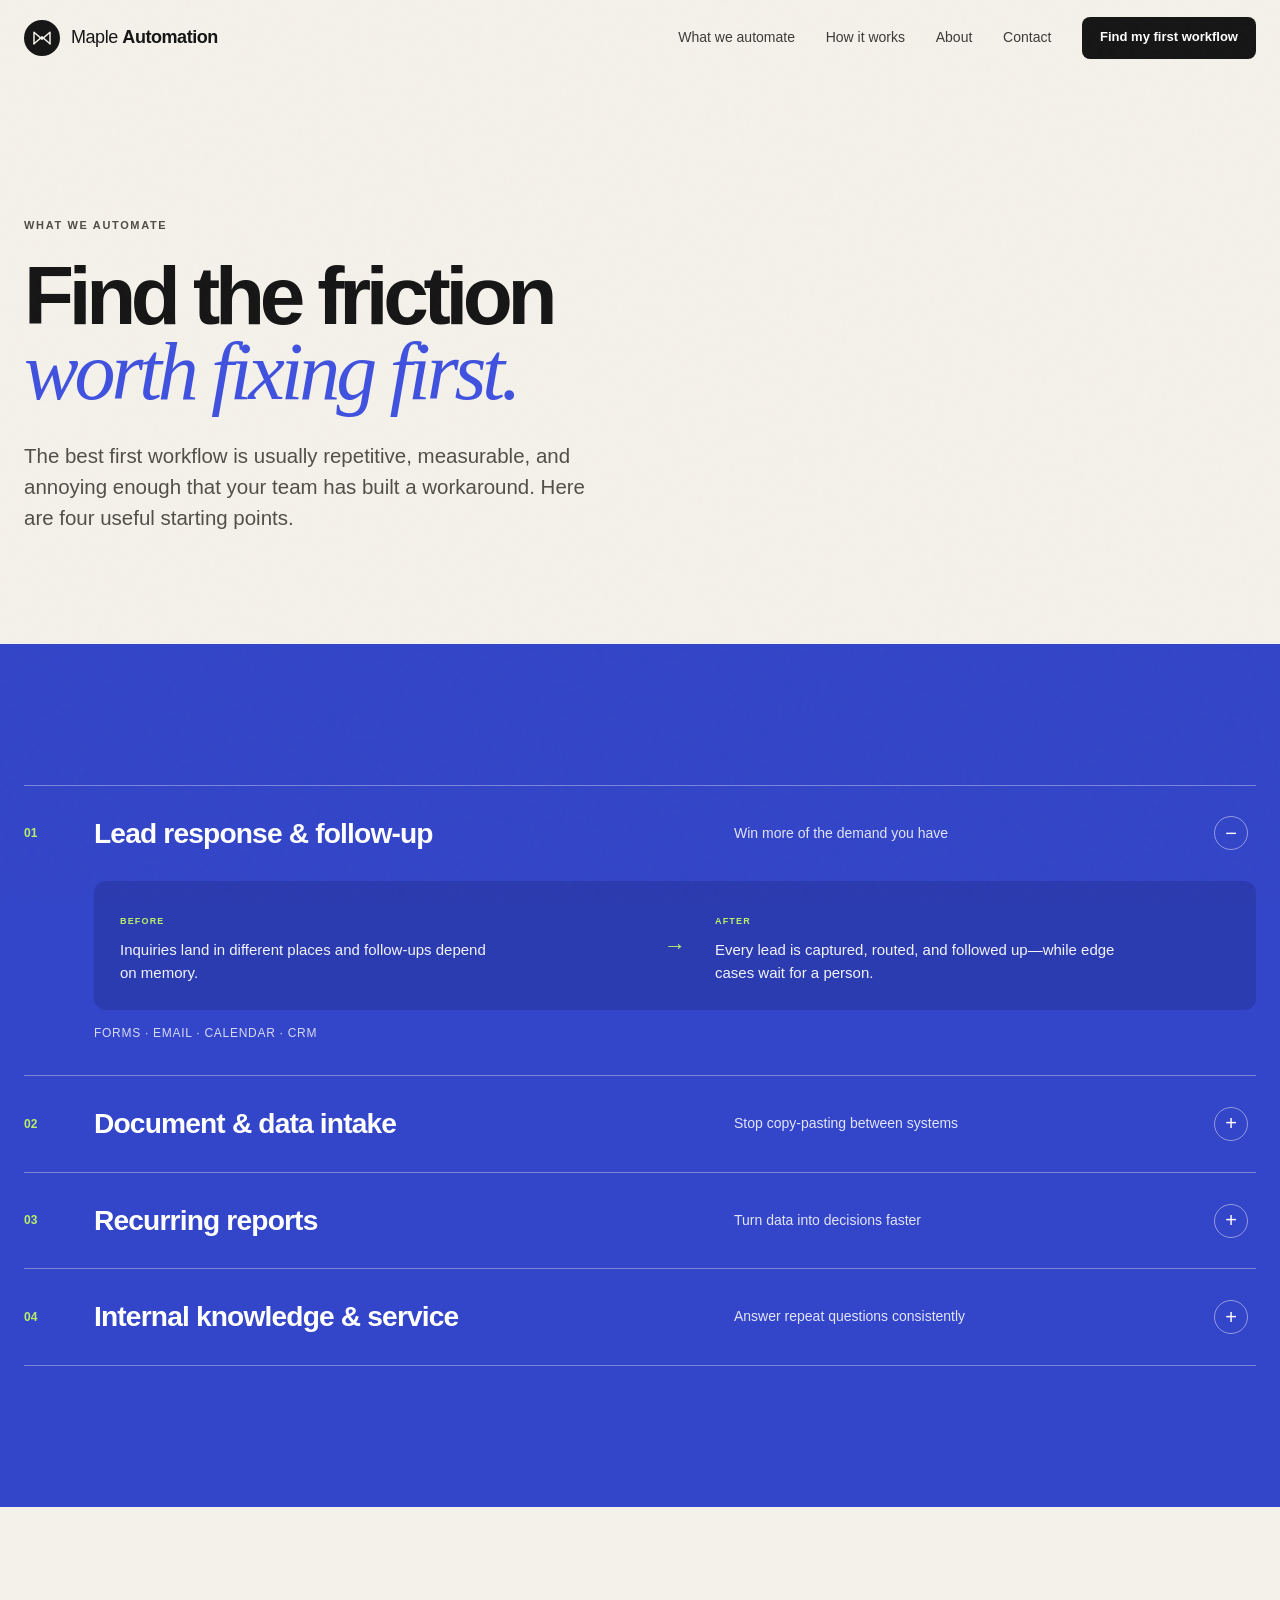
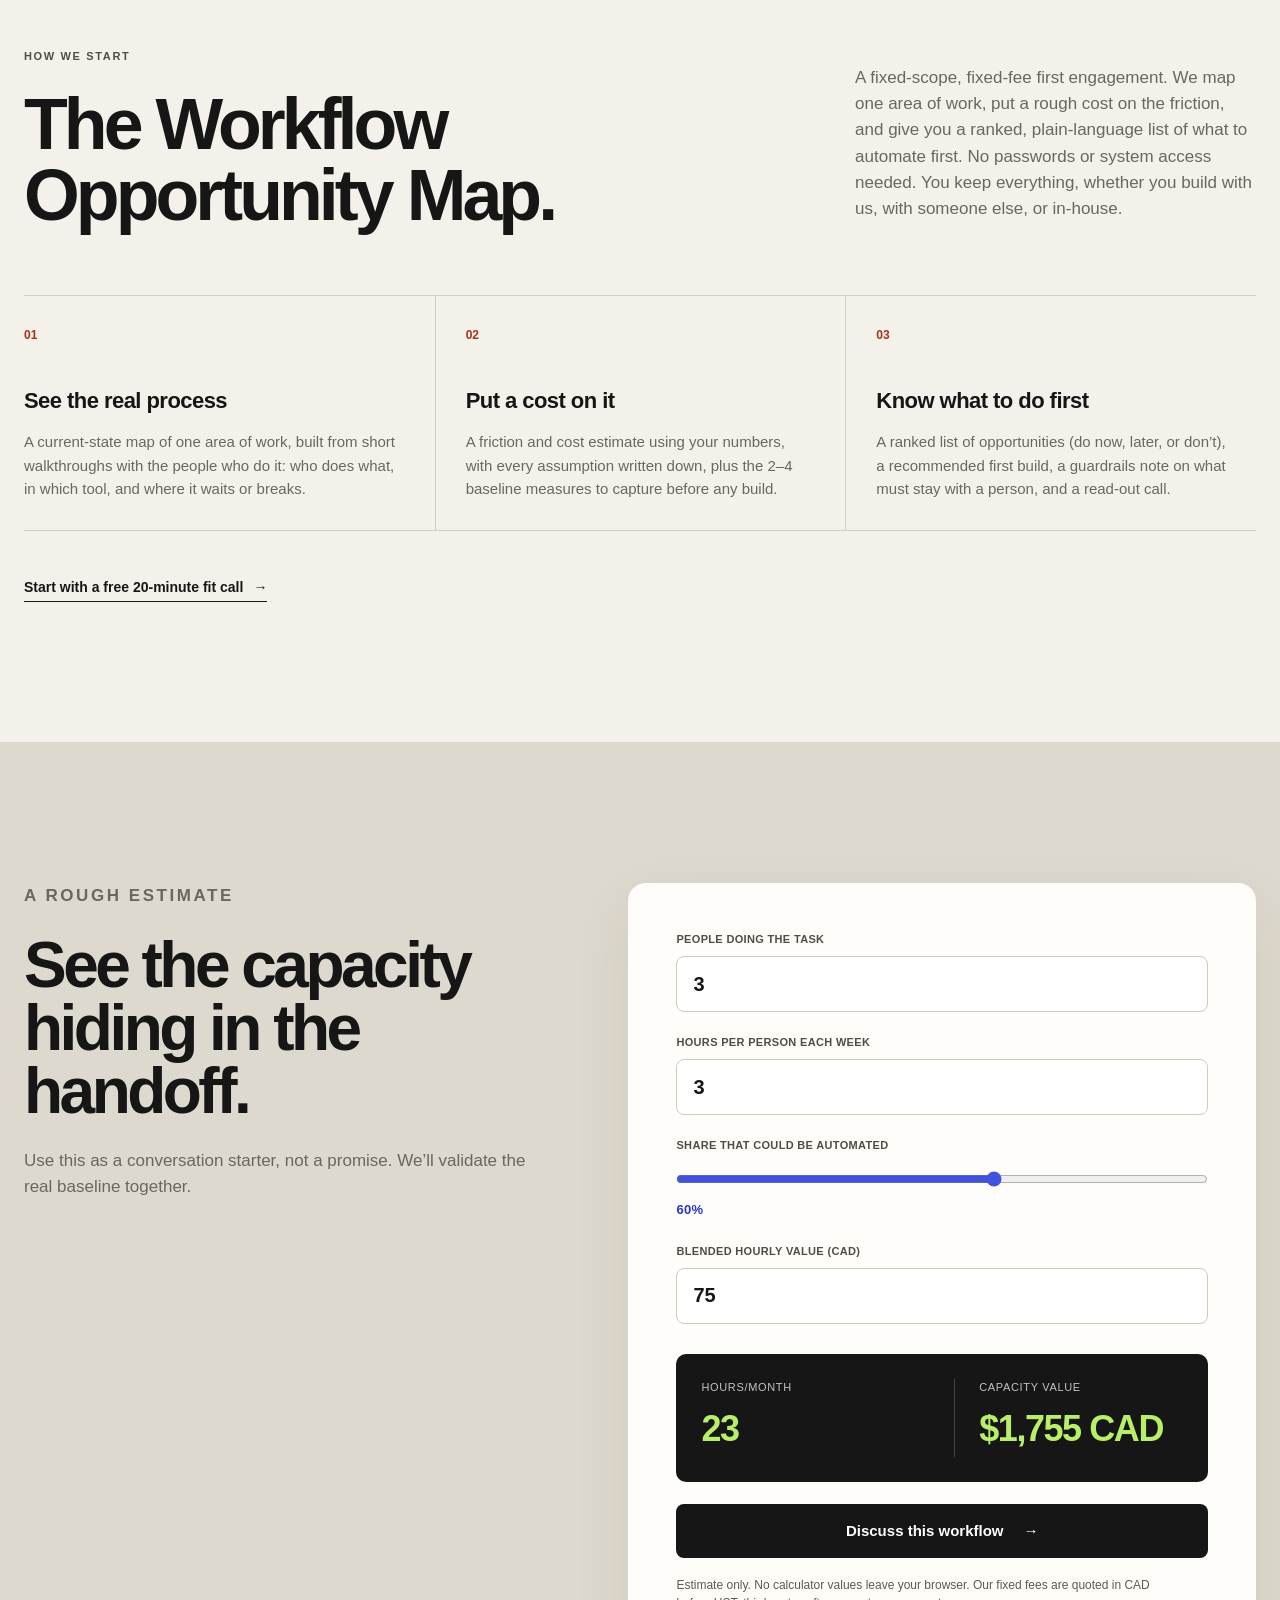
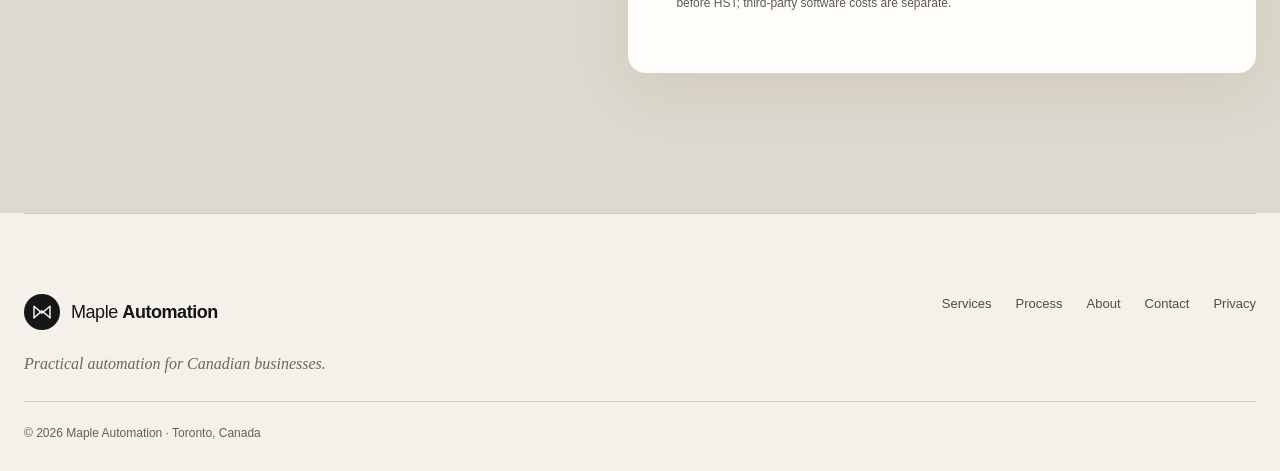
<file: services.html>
<!doctype html>
<html lang="en-CA"><head><meta charset="utf-8"><meta name="viewport" content="width=device-width, initial-scale=1"><title>What Maple Automation can automate | Canadian workflow consulting</title><meta name="description" content="Explore practical workflow automation starting points for Canadian service businesses: lead follow-up, document intake, reporting, and internal knowledge."><meta name="robots" content="index,follow"><meta name="referrer" content="strict-origin-when-cross-origin"><link rel="canonical" href="https://mapleautomation.ca/services.html"><meta property="og:type" content="website"><meta property="og:locale" content="en_CA"><meta property="og:site_name" content="Maple Automation"><meta property="og:title" content="What Maple Automation can automate | Canadian workflow consulting"><meta property="og:description" content="Explore practical workflow automation starting points for Canadian service businesses: lead follow-up, document intake, reporting, and internal knowledge."><meta property="og:url" content="https://mapleautomation.ca/services.html"><meta property="og:image" content="https://mapleautomation.ca/assets/social-card.png"><meta property="og:image:alt" content="Maple Automation — Practical automation for Canadian businesses"><meta name="twitter:card" content="summary_large_image"><meta name="twitter:title" content="What Maple Automation can automate | Canadian workflow consulting"><meta name="twitter:description" content="Explore practical workflow automation starting points for Canadian service businesses: lead follow-up, document intake, reporting, and internal knowledge."><meta name="twitter:image" content="https://mapleautomation.ca/assets/social-card.png"><link rel="icon" href="assets/favicon.svg" type="image/svg+xml"><link rel="stylesheet" href="styles.css"></head>
<body><a class="skip-link" href="#main">Skip to content</a><header class="site-header" data-header><a class="brand" href="index.html" aria-label="Maple Automation home"><svg class="brand-mark" viewBox="0 0 42 42" aria-hidden="true"><path d="M7 31V11l14 12 14-12v20"/><path d="M7 31l14-12 14 12"/></svg><span>Maple <b>Automation</b></span></a><button class="menu-toggle" type="button" aria-expanded="false" aria-controls="site-nav" data-menu-toggle><span class="sr-only" data-menu-label>Open navigation</span><span></span><span></span></button><nav id="site-nav" class="site-nav" aria-label="Primary" data-nav><a href="services.html" aria-current="page">What we automate</a><a href="process.html">How it works</a><a href="about.html">About</a><a href="contact.html">Contact</a><a class="button button-small button-dark" href="contact.html">Find my first workflow</a></nav></header>
<main id="main" tabindex="-1"><section class="page-hero section-shell section-pad"><p class="eyebrow">What we automate</p><h1>Find the friction<br><em>worth fixing first.</em></h1><p class="hero-lede">The best first workflow is usually repetitive, measurable, and annoying enough that your team has built a workaround. Here are four useful starting points.</p></section><section class="use-cases section-pad"><div class="section-shell"><div class="case-list" data-case-list><article class="case-row is-open"><button class="case-trigger" type="button" aria-expanded="true" aria-controls="case-leads" id="case-leads-trigger"><span class="case-index">01</span><span class="case-title">Lead response &amp; follow-up</span><span class="case-tag">Win more of the demand you have</span><span class="case-toggle" aria-hidden="true">−</span></button><div class="case-panel" id="case-leads" role="region" aria-labelledby="case-leads-trigger"><div class="before-after"><div><small>Before</small><p>Inquiries land in different places and follow-ups depend on memory.</p></div><span aria-hidden="true">→</span><div><small>After</small><p>Every lead is captured, routed, and followed up—while edge cases wait for a person.</p></div></div><p class="tools-line">Forms · Email · Calendar · CRM</p></div></article><article class="case-row"><button class="case-trigger" type="button" aria-expanded="false" aria-controls="case-documents" id="case-documents-trigger"><span class="case-index">02</span><span class="case-title">Document &amp; data intake</span><span class="case-tag">Stop copy-pasting between systems</span><span class="case-toggle" aria-hidden="true">+</span></button><div class="case-panel" id="case-documents" role="region" aria-labelledby="case-documents-trigger" hidden><div class="before-after"><div><small>Before</small><p>Staff read files, rename attachments, and re-enter details by hand.</p></div><span aria-hidden="true">→</span><div><small>After</small><p>Information is extracted, checked, structured, and sent to the right place.</p></div></div><p class="tools-line">PDFs · Email · Drive · Accounting · CRM</p></div></article><article class="case-row"><button class="case-trigger" type="button" aria-expanded="false" aria-controls="case-reporting" id="case-reporting-trigger"><span class="case-index">03</span><span class="case-title">Recurring reports</span><span class="case-tag">Turn data into decisions faster</span><span class="case-toggle" aria-hidden="true">+</span></button><div class="case-panel" id="case-reporting" role="region" aria-labelledby="case-reporting-trigger" hidden><div class="before-after"><div><small>Before</small><p>Every week starts with downloading, cleaning, reconciling, and formatting.</p></div><span aria-hidden="true">→</span><div><small>After</small><p>A consistent report arrives on schedule and links back to the source.</p></div></div><p class="tools-line">Spreadsheets · Databases · Dashboards · Email</p></div></article><article class="case-row"><button class="case-trigger" type="button" aria-expanded="false" aria-controls="case-knowledge" id="case-knowledge-trigger"><span class="case-index">04</span><span class="case-title">Internal knowledge &amp; service</span><span class="case-tag">Answer repeat questions consistently</span><span class="case-toggle" aria-hidden="true">+</span></button><div class="case-panel" id="case-knowledge" role="region" aria-labelledby="case-knowledge-trigger" hidden><div class="before-after"><div><small>Before</small><p>Answers live across documents and people, interrupting the same experts.</p></div><span aria-hidden="true">→</span><div><small>After</small><p>Your team gets a dependable first answer with a clear human handoff.</p></div></div><p class="tools-line">Docs · Help desk · Slack · Email</p></div></article></div></div></section><section class="approach section-shell section-pad" id="opportunity-map" data-reveal><div class="section-heading"><div><p class="eyebrow">How we start</p><h2>The Workflow<br>Opportunity Map.</h2></div><p>A fixed-scope, fixed-fee first engagement. We map one area of work, put a rough cost on the friction, and give you a ranked, plain-language list of what to automate first. No passwords or system access needed. You keep everything, whether you build with us, with someone else, or in-house.</p></div><div class="approach-grid"><article><span class="step-number">01</span><h3>See the real process</h3><p>A current-state map of one area of work, built from short walkthroughs with the people who do it: who does what, in which tool, and where it waits or breaks.</p></article><article><span class="step-number">02</span><h3>Put a cost on it</h3><p>A friction and cost estimate using your numbers, with every assumption written down, plus the 2–4 baseline measures to capture before any build.</p></article><article><span class="step-number">03</span><h3>Know what to do first</h3><p>A ranked list of opportunities (do now, later, or don’t), a recommended first build, a guardrails note on what must stay with a person, and a read-out call.</p></article></div><a class="text-link" href="contact.html">Start with a free 20-minute fit call <span aria-hidden="true">→</span></a></section>
<section class="calculator-section section-pad"><div class="section-shell calculator-grid" data-reveal><div class="calculator-copy"><p class="eyebrow">A rough estimate</p><h2>See the capacity<br>hiding in the handoff.</h2><p>Use this as a conversation starter, not a promise. We’ll validate the real baseline together.</p></div><form class="calculator" data-calculator><label for="people">People doing the task<input id="people" name="people" type="number" min="1" max="1000" value="3" required></label><label for="hours">Hours per person each week<input id="hours" name="hours" type="number" min="0" max="168" value="3" required></label><label for="share">Share that could be automated<input id="share" name="share" type="range" min="0" max="100" value="60"><output for="share" name="shareOutput">60%</output></label><label for="rate">Blended hourly value (CAD)<input id="rate" name="rate" type="number" min="1" max="10000" value="75" required></label><div class="calculator-result" aria-live="polite"><div><span>Hours/month</span><strong data-hours-result>—</strong></div><div><span>Capacity value</span><strong>$<span data-value-result>—</span> CAD</strong></div></div><a class="button button-dark button-wide" href="contact.html" data-calc-cta>Discuss this workflow <span aria-hidden="true">→</span></a><p class="calc-note">Estimate only. No calculator values leave your browser. Our fixed fees are quoted in CAD before HST; third-party software costs are separate.</p></form></div></section></main>
<footer class="site-footer"><div class="footer-brand"><a class="brand" href="index.html"><svg class="brand-mark" viewBox="0 0 42 42" aria-hidden="true"><path d="M7 31V11l14 12 14-12v20"/><path d="M7 31l14-12 14 12"/></svg><span>Maple <b>Automation</b></span></a><p>Practical automation for Canadian businesses.</p></div><nav aria-label="Footer"><a href="services.html">Services</a><a href="process.html">Process</a><a href="about.html">About</a><a href="contact.html">Contact</a><a href="privacy.html">Privacy</a></nav><p class="footer-note">© <span data-year></span> Maple Automation · Toronto, Canada</p></footer><script src="script.js" defer></script></body></html>
</file>
<file: styles.css>
/* Maple Automation — launch site */
:root {
  --paper: #f4f1ea;
  --paper-2: #ebe7de;
  --ink: #161616;
  --muted: #69675f;
  --line: rgba(22, 22, 22, .16);
  --blue: #4052de;
  --blue-deep: #2738c9;
  --green: #b8ef68;
  --orange: #ff7048;
  --orange-text: #a93216;
  --white: #fffdfa;
  --radius: 18px;
  --shadow: 0 22px 70px rgba(31, 26, 16, .12);
  --shell: min(1240px, calc(100% - 48px));
}

* { box-sizing: border-box; }
html { scroll-behavior: smooth; overflow-x: hidden; overflow-x: clip; }
body {
  margin: 0;
  color: var(--ink);
  background: var(--paper);
  font-family: Inter, ui-sans-serif, -apple-system, BlinkMacSystemFont, "Segoe UI", sans-serif;
  font-size: 16px;
  line-height: 1.55;
  -webkit-font-smoothing: antialiased;
  overflow-x: hidden;
  overflow-x: clip;
}
body::before {
  position: fixed;
  inset: 0;
  z-index: 99;
  pointer-events: none;
  opacity: .025;
  content: "";
  background-image: url("data:image/svg+xml,%3Csvg viewBox='0 0 180 180' xmlns='http://www.w3.org/2000/svg'%3E%3Cfilter id='n'%3E%3CfeTurbulence type='fractalNoise' baseFrequency='.8' numOctaves='4' stitchTiles='stitch'/%3E%3C/filter%3E%3Crect width='100%25' height='100%25' filter='url(%23n)' opacity='.7'/%3E%3C/svg%3E");
}

::selection { background: var(--green); color: var(--ink); }
a { color: inherit; }
button, input, textarea { font: inherit; }
button, a { -webkit-tap-highlight-color: transparent; }
img, svg { display: block; max-width: 100%; }
h1, h2, h3, p { margin-top: 0; }
h1, h2, h3 { text-wrap: balance; }
p { text-wrap: pretty; }

.sr-only {
  position: absolute;
  width: 1px;
  height: 1px;
  padding: 0;
  margin: -1px;
  overflow: hidden;
  clip: rect(0,0,0,0);
  white-space: nowrap;
  border: 0;
}
.skip-link {
  position: fixed;
  z-index: 200;
  top: 12px;
  left: 12px;
  transform: translateY(-150%);
  padding: 10px 16px;
  background: var(--ink);
  color: white;
  border-radius: 8px;
}
.skip-link:focus { transform: none; }
main:focus { outline: none; }

:focus-visible {
  outline: 3px solid var(--blue);
  outline-offset: 4px;
}

.section-shell { width: var(--shell); margin-inline: auto; }
.section-pad { padding-block: clamp(88px, 11vw, 160px); }
[id] { scroll-margin-top: 88px; }

.site-header {
  position: sticky;
  z-index: 60;
  top: 0;
  display: flex;
  align-items: center;
  justify-content: space-between;
  width: 100%;
  min-height: 76px;
  padding: 12px max(24px, calc((100% - 1240px) / 2));
  border-bottom: 1px solid transparent;
  transition: background .25s ease, border-color .25s ease, min-height .25s ease;
}
.site-header.is-scrolled {
  min-height: 64px;
  background: rgba(244, 241, 234, .9);
  border-color: var(--line);
  backdrop-filter: blur(18px);
  -webkit-backdrop-filter: blur(18px);
}
.brand {
  display: inline-flex;
  gap: 11px;
  align-items: center;
  font-size: 18px;
  letter-spacing: -.025em;
  text-decoration: none;
}
.brand b { font-weight: 730; }
.brand-mark {
  width: 36px;
  height: 36px;
  padding: 6px;
  background: var(--ink);
  color: var(--paper);
  border-radius: 50%;
}
.brand-mark path { fill: none; stroke: currentColor; stroke-width: 2.6; stroke-linecap: round; stroke-linejoin: round; }
.site-nav { display: flex; align-items: center; gap: clamp(18px, 2.4vw, 34px); }
.site-nav > a:not(.button) {
  position: relative;
  color: #3c3b37;
  font-size: 14px;
  text-decoration: none;
}
.site-nav > a:not(.button)::after {
  position: absolute;
  right: 0;
  bottom: -4px;
  left: 0;
  height: 1px;
  content: "";
  background: currentColor;
  transform: scaleX(0);
  transform-origin: right;
  transition: transform .2s ease;
}
.site-nav > a:not(.button):hover::after { transform: scaleX(1); transform-origin: left; }
.menu-toggle { display: none; }

.button {
  display: inline-flex;
  min-height: 54px;
  padding: 0 22px;
  align-items: center;
  justify-content: center;
  gap: 20px;
  border: 1px solid transparent;
  border-radius: 8px;
  cursor: pointer;
  font-size: 15px;
  font-weight: 700;
  text-decoration: none;
  transition: transform .2s ease, box-shadow .2s ease, background .2s ease;
}
.button:hover { transform: translateY(-2px); box-shadow: 0 10px 24px rgba(0,0,0,.12); }
.button-primary { background: var(--green); color: var(--ink); }
.button-dark { background: var(--ink); color: white; }
.button-small { min-height: 42px; padding-inline: 17px; font-size: 13px; }
.button-wide { width: 100%; }
.text-link {
  display: inline-flex;
  align-items: center;
  gap: 10px;
  padding-bottom: 2px;
  border-bottom: 1px solid currentColor;
  font-size: 14px;
  font-weight: 700;
  text-decoration: none;
}
.text-link span { transition: transform .2s ease; }
.text-link:hover span { transform: translate(3px, -2px); }

.eyebrow {
  display: flex;
  align-items: center;
  gap: 9px;
  margin-bottom: 24px;
  color: #4f4d46;
  font-size: 11px;
  font-weight: 800;
  letter-spacing: .15em;
  text-transform: uppercase;
}
.eyebrow-light { color: rgba(255,255,255,.92); font-size: 12px; }
.pulse-dot { width: 7px; height: 7px; background: var(--orange); border-radius: 50%; box-shadow: 0 0 0 5px rgba(255,112,72,.14); }

.hero {
  display: grid;
  min-height: calc(100vh - 76px);
  min-height: calc(100svh - 76px);
  padding-block: clamp(68px, 8vh, 110px) clamp(80px, 10vh, 130px);
  align-items: center;
  grid-template-columns: .92fr 1.08fr;
  gap: clamp(40px, 7vw, 110px);
}
.hero > * { min-width: 0; }
.hero-copy { position: relative; z-index: 2; }
.hero h1 {
  max-width: 760px;
  margin-bottom: 30px;
  font-size: clamp(62px, 7.3vw, 108px);
  font-weight: 550;
  letter-spacing: -.072em;
  line-height: .89;
}
.hero h1 em { color: var(--blue); font-family: Georgia, "Times New Roman", serif; font-weight: 400; letter-spacing: -.06em; }
.hero-lede { max-width: 590px; margin-bottom: 34px; color: #514f48; font-size: clamp(18px, 1.6vw, 22px); line-height: 1.52; }
.hero-actions { display: flex; align-items: center; gap: 28px; flex-wrap: wrap; }
.trust-line { display: flex; gap: 0; padding: 30px 0 0; margin: 0; color: var(--muted); list-style: none; font-size: 12px; font-weight: 650; }
.trust-line li { display: flex; align-items: center; }
.trust-line li:not(:last-child)::after { margin-inline: 12px; content: "·"; color: var(--orange); }

.hero-visual {
  position: relative;
  min-height: 570px;
  border: 1px solid rgba(22,22,22,.1);
  overflow: hidden;
  background:
    linear-gradient(rgba(22,22,22,.055) 1px, transparent 1px),
    linear-gradient(90deg, rgba(22,22,22,.055) 1px, transparent 1px),
    #e9e5dc;
  background-size: 42px 42px;
  border-radius: 28px;
  box-shadow: var(--shadow);
}
.hero-visual::before { position: absolute; inset: 0; content: ""; background: radial-gradient(circle at 65% 45%, rgba(83,102,255,.13), transparent 34%); }
.visual-label { position: absolute; z-index: 3; top: 28px; left: 30px; display: flex; align-items: center; gap: 10px; color: #66635b; font-size: 11px; font-weight: 700; text-transform: uppercase; letter-spacing: .1em; }
.visual-label span { padding: 5px 8px; background: #dad5cb; color: #5c5a54; border-radius: 4px; }
.input-stack { position: absolute; z-index: 2; left: 7%; top: 19%; bottom: 17%; display: flex; flex-direction: column; justify-content: space-between; }
.input-chip {
  display: flex;
  width: 170px;
  padding: 13px;
  align-items: center;
  gap: 10px;
  background: rgba(255,253,250,.95);
  border: 1px solid rgba(22,22,22,.1);
  border-radius: 11px;
  box-shadow: 0 10px 28px rgba(44,39,28,.08);
  transform: rotate(-2deg);
}
.input-chip:nth-child(2) { transform: rotate(2deg) translateX(14px); }
.input-chip:nth-child(3) { transform: rotate(-1deg) translateX(-5px); }
.chip-icon { display: grid; width: 34px; height: 34px; flex: 0 0 auto; place-items: center; background: var(--paper-2); border-radius: 7px; font-weight: 800; }
.input-chip span:last-child { display: flex; flex-direction: column; min-width: 0; }
.input-chip b { font-size: 12px; }
.input-chip small { color: #625f58; font-size: 11px; }
.flow-lines { position: absolute; z-index: 1; inset: 0; width: 100%; height: 100%; }
.flow-lines path { fill: none; stroke: #8e8b82; stroke-width: 1.5; stroke-dasharray: 5 6; opacity: .58; }
.flow-lines .flow-line-active { stroke: var(--blue); stroke-width: 2.5; stroke-dasharray: 7 7; animation: dash 15s linear infinite; opacity: .9; }
@keyframes dash { to { stroke-dashoffset: -140; } }
.automation-node {
  position: absolute;
  z-index: 3;
  top: 50%;
  left: 54%;
  display: grid;
  width: 110px;
  height: 110px;
  place-items: center;
  color: white;
  background: var(--blue);
  border: 9px solid rgba(244,241,234,.85);
  border-radius: 50%;
  box-shadow: 0 18px 40px rgba(83,102,255,.3);
  transform: translate(-50%, -50%);
}
.automation-node svg { width: 40px; height: 40px; }
.automation-node svg path, .automation-node svg circle { fill: none; stroke: currentColor; stroke-width: 2; stroke-linecap: round; }
.automation-node span { position: absolute; bottom: 14px; font-size: 8px; font-weight: 800; letter-spacing: .12em; text-transform: uppercase; }
.output-card { position: absolute; z-index: 3; top: 36%; right: 4%; width: 215px; padding: 18px; background: var(--ink); color: white; border-radius: 14px; box-shadow: 0 18px 45px rgba(0,0,0,.22); transform: rotate(2deg); }
.output-status { display: flex; align-items: center; gap: 8px; margin-bottom: 16px; color: var(--green); font-size: 9px; font-weight: 800; letter-spacing: .1em; text-transform: uppercase; }
.output-status span { width: 7px; height: 7px; background: var(--green); border-radius: 50%; }
.output-card p { margin-bottom: 18px; font-size: 13px; line-height: 1.45; }
.output-meta { display: flex; justify-content: space-between; padding-top: 11px; border-top: 1px solid rgba(255,255,255,.16); color: #a7a59f; font-size: 8px; }
.output-meta b { color: white; }
.visual-stamp { position: absolute; right: 28px; bottom: 28px; color: #646159; font-family: Georgia, serif; font-size: 12px; font-style: italic; line-height: 1.35; text-align: right; }

.signal-strip { display: flex; min-height: 78px; padding: 14px 24px; align-items: center; justify-content: center; gap: clamp(14px, 3vw, 42px); background: var(--ink); color: white; }
.signal-strip p { margin: 0; font-size: clamp(13px, 1.6vw, 19px); font-weight: 600; }
.signal-strip span { color: var(--green); font-size: 20px; }

.two-col-intro { display: grid; grid-template-columns: .36fr 1fr; gap: 30px; }
.section-intro h2, .section-heading h2, .calculator-copy h2, .founder-copy h2, .faq-heading h2 {
  margin-bottom: 24px;
  font-size: clamp(42px, 5.6vw, 78px);
  font-weight: 550;
  letter-spacing: -.055em;
  line-height: .99;
}
.two-col-intro > div { display: grid; grid-template-columns: 1fr .58fr; align-items: end; gap: 50px; }
.two-col-intro > div p { margin-bottom: 26px; color: var(--muted); font-size: 18px; }
.pain-grid { display: grid; margin-top: 70px; border-block: 1px solid var(--line); grid-template-columns: repeat(3, 1fr); }
.pain-grid article { min-height: 280px; padding: 34px 38px 28px 0; }
.pain-grid article + article { padding-left: 38px; border-left: 1px solid var(--line); }
.card-number { display: block; margin-bottom: 64px; color: var(--orange-text); font-size: 12px; font-weight: 800; }
.pain-grid h3 { margin-bottom: 14px; font-size: 22px; letter-spacing: -.025em; }
.pain-grid p { margin: 0; color: var(--muted); font-size: 15px; }

.use-cases { background: #3345c8; color: white; }
.section-heading { display: grid; margin-bottom: 64px; align-items: end; grid-template-columns: 1fr .52fr; gap: 60px; }
.section-heading h2 { margin: 0; }
.section-heading > p { margin: 0 0 8px; color: rgba(255,255,255,.9); font-size: 17px; }
.case-list { border-top: 1px solid rgba(255,255,255,.34); }
.case-row { border-bottom: 1px solid rgba(255,255,255,.34); }
.case-trigger {
  display: grid;
  width: 100%;
  padding: 26px 0;
  align-items: center;
  border: 0;
  color: inherit;
  background: transparent;
  cursor: pointer;
  grid-template-columns: 70px 1fr .75fr 42px;
  text-align: left;
}
.case-index { color: var(--green); font-size: 12px; font-weight: 800; }
.case-title { font-size: clamp(21px, 2.2vw, 30px); font-weight: 650; letter-spacing: -.03em; }
.case-tag { color: rgba(255,255,255,.86); font-size: 14px; }
.case-toggle { display: grid; width: 34px; height: 34px; place-items: center; border: 1px solid rgba(255,255,255,.45); border-radius: 50%; font-size: 20px; font-weight: 300; }
.case-panel { padding: 0 0 32px 70px; }
.before-after { display: grid; padding: 26px; background: rgba(20,27,97,.23); border-radius: 12px; grid-template-columns: 1fr 40px 1fr; gap: 20px; }
.before-after > span { align-self: center; color: var(--green); font-size: 22px; text-align: center; }
.before-after small { color: var(--green); font-size: 9px; font-weight: 800; letter-spacing: .13em; text-transform: uppercase; }
.before-after p { max-width: 440px; margin: 6px 0 0; color: rgba(255,255,255,.94); font-size: 15px; }
.tools-line { margin: 14px 0 0; color: rgba(255,255,255,.8); font-size: 12px; letter-spacing: .06em; text-transform: uppercase; }

.dark-heading > p { color: var(--muted); }
.steps { position: relative; padding: 0; margin: 0; list-style: none; }
.steps::before { position: absolute; top: 42px; bottom: 42px; left: 44px; width: 1px; content: ""; background: var(--line); }
.steps li { position: relative; display: grid; min-height: 145px; grid-template-columns: 90px 1fr; gap: 40px; }
.step-marker { position: relative; z-index: 2; display: grid; width: 88px; height: 88px; place-items: center; background: var(--paper); border: 1px solid var(--line); border-radius: 50%; }
.step-marker span { display: grid; width: 56px; height: 56px; place-items: center; background: var(--ink); color: white; border-radius: 50%; font-size: 11px; font-weight: 800; }
.steps li > div:last-child { display: grid; padding: 12px 0 42px; border-bottom: 1px solid var(--line); grid-template-columns: .35fr .55fr 1fr; gap: 35px; }
.step-time { margin: 8px 0 0; color: var(--blue-deep); font-size: 12px; font-weight: 800; letter-spacing: .04em; text-transform: uppercase; }
.steps h3 { margin: 0; font-size: 27px; letter-spacing: -.035em; }
.steps li > div:last-child > p:last-child { max-width: 520px; margin: 3px 0 0; color: var(--muted); font-size: 15px; }
.scope-note { display: grid; margin: 64px 0 0 130px; padding: 24px 28px; align-items: center; background: #e6e1d7; border-radius: 12px; grid-template-columns: 50px 1fr auto; gap: 20px; }
.scope-icon { display: grid; width: 42px; height: 42px; place-items: center; color: white; background: var(--blue); border-radius: 50%; font-size: 20px; }
.scope-note p { margin: 0; color: #55524b; font-size: 13px; }
.scope-note p b { color: var(--ink); }
.scope-note a { color: var(--ink); font-size: 12px; font-weight: 800; text-decoration: none; }

.calculator-section { background: #ded9ce; }
.calculator-grid { display: grid; align-items: start; grid-template-columns: .8fr 1fr; gap: clamp(50px, 8vw, 130px); }
.calculator-copy { position: sticky; top: 110px; }
.calculator-copy h2 { font-size: clamp(42px, 5vw, 68px); }
.calculator-copy > p { max-width: 520px; color: var(--muted); font-size: 17px; }
.calc-note { display: flex; max-width: 500px; margin-top: 40px; align-items: flex-start; gap: 13px; }
.calc-note > span { display: grid; width: 24px; height: 24px; flex: 0 0 auto; place-items: center; border: 1px solid #8d897f; border-radius: 50%; font-family: Georgia, serif; font-style: italic; }
.calc-note p { margin: 1px 0 0; color: #5d5a53; font-size: 11px; }
.calculator { padding: clamp(26px, 4vw, 48px); background: var(--white); border-radius: 18px; box-shadow: 0 18px 60px rgba(45,39,27,.08); }
.calculator label { display: block; color: #4f4d46; font-size: 11px; font-weight: 750; letter-spacing: .03em; text-transform: uppercase; }
.field-pair { display: grid; grid-template-columns: 1fr 1fr; gap: 16px; }
.input-with-suffix, .input-with-prefix { display: flex; height: 60px; margin-top: 8px; align-items: center; border: 1px solid #cfcbc2; border-radius: 8px; overflow: hidden; background: white; }
.input-with-suffix:focus-within, .input-with-prefix:focus-within { border-color: var(--blue-deep); box-shadow: 0 0 0 3px rgba(39,56,201,.18); }
.input-with-suffix input, .input-with-prefix input { width: 100%; height: 100%; min-width: 0; padding: 0 16px; border: 0; outline: 0; background: transparent; color: var(--ink); font-size: 22px; font-weight: 650; }
.input-with-suffix span, .input-with-prefix span { padding: 0 16px; color: #625f58; font-size: 12px; text-transform: uppercase; }
.input-with-prefix > span:first-child { padding-right: 0; color: var(--ink); font-size: 18px; }
.range-label { margin-block: 29px; }
.range-label > span { display: flex; justify-content: space-between; }
.range-label output { color: var(--blue); font-size: 12px; }
input[type="range"] { width: 100%; margin: 17px 0 0; accent-color: var(--blue); }
.calc-result { display: grid; margin: 34px 0 22px; padding: 25px; background: var(--ink); color: white; border-radius: 10px; grid-template-columns: 1fr 1fr; gap: 24px; }
.calc-result > div + div { padding-left: 24px; border-left: 1px solid rgba(255,255,255,.2); }
.calc-result small { display: block; margin-bottom: 5px; color: #aaa9a4; font-size: 9px; letter-spacing: .06em; text-transform: uppercase; }
.calc-result strong { display: block; color: var(--green); font-size: clamp(24px, 3.2vw, 39px); letter-spacing: -.04em; white-space: nowrap; }
.calc-result em { margin-left: 3px; color: white; font-size: 10px; font-style: normal; font-weight: 500; letter-spacing: 0; }

.about { display: grid; grid-template-columns: .72fr 1fr; gap: clamp(55px, 9vw, 140px); }
.founder-card { align-self: start; }
.founder-portrait { position: relative; display: grid; aspect-ratio: .83; place-items: center; overflow: hidden; background: var(--blue); border-radius: 220px 220px 18px 18px; }
.founder-portrait > span { position: relative; z-index: 2; color: var(--green); font-family: Georgia, serif; font-size: clamp(78px, 11vw, 145px); font-style: italic; letter-spacing: -.1em; transform: translateX(-.05em); }
.founder-portrait svg { position: absolute; inset: 0; width: 100%; height: 100%; opacity: .3; }
.founder-portrait path { fill: none; stroke: white; stroke-width: 1.2; }
.portrait-caption { display: flex; margin: 15px 10px 0; justify-content: space-between; color: #4f4d46; font-size: 10px; font-weight: 800; line-height: 1.5; text-transform: uppercase; }
.portrait-caption span { color: #625f58; font-weight: 600; }
.founder-copy { padding-top: 25px; }
.founder-copy h2 { margin-bottom: 30px; }
.founder-copy > p { max-width: 660px; color: var(--muted); }
.founder-copy .founder-lede { color: var(--ink); font-size: 20px; line-height: 1.55; }
.credential-grid { display: grid; margin-block: 36px 28px; border-block: 1px solid var(--line); grid-template-columns: repeat(3, 1fr); }
.credential-grid div { padding: 22px 18px 22px 0; }
.credential-grid div + div { padding-left: 18px; border-left: 1px solid var(--line); }
.credential-grid strong { display: block; margin-bottom: 4px; font-size: 12px; }
.credential-grid span { display: block; color: var(--muted); font-size: 10px; line-height: 1.45; }
.founder-links { display: flex; gap: 30px; }
.experience-note { margin-top: 28px; font-size: 10px; font-style: italic; }

.guardrails { background: var(--ink); color: white; }
.guardrail-grid { display: grid; border-top: 1px solid rgba(255,255,255,.2); grid-template-columns: repeat(4, 1fr); }
.guardrail-grid article { min-height: 270px; padding: 28px 26px 10px 0; }
.guardrail-grid article + article { padding-left: 26px; border-left: 1px solid rgba(255,255,255,.2); }
.guardrail-grid span { display: block; margin-bottom: 78px; color: var(--green); font-size: 10px; font-weight: 800; }
.guardrail-grid h3 { margin-bottom: 12px; font-size: 18px; }
.guardrail-grid p { margin: 0; color: rgba(255,255,255,.6); font-size: 12px; }

.faq { display: grid; grid-template-columns: .65fr 1fr; gap: clamp(50px, 9vw, 140px); }
.faq-heading { align-self: start; }
.faq-heading h2 { font-size: clamp(42px, 5vw, 67px); }
.faq-heading > p { max-width: 420px; color: var(--muted); }
.faq-heading .text-link { margin-top: 18px; }
.faq-list { border-top: 1px solid var(--line); }
.faq-list details { border-bottom: 1px solid var(--line); }
.faq-list summary { display: flex; min-height: 84px; padding: 22px 0; align-items: center; justify-content: space-between; gap: 25px; cursor: pointer; font-size: 17px; font-weight: 650; list-style: none; }
.faq-list summary::-webkit-details-marker { display: none; }
.faq-list summary span { font-size: 24px; font-weight: 300; transition: transform .2s ease; }
.faq-list details[open] summary span { transform: rotate(45deg); }
.faq-list details p { max-width: 650px; padding: 0 45px 24px 0; margin: 0; color: var(--muted); font-size: 14px; }

.contact-section { padding-inline: 24px; background: var(--paper); }
.contact-shell { display: grid; width: min(1340px, 100%); margin-inline: auto; padding: clamp(36px, 6vw, 82px); background: var(--blue); color: white; border-radius: 24px; grid-template-columns: .75fr 1fr; gap: clamp(45px, 8vw, 120px); }
.contact-copy h2 { margin-bottom: 25px; font-size: clamp(48px, 6.4vw, 86px); font-weight: 550; letter-spacing: -.06em; line-height: .95; }
.contact-copy > p { max-width: 460px; color: rgba(255,255,255,.92); }
.contact-direct { display: flex; margin-top: 48px; flex-direction: column; }
.contact-direct small { margin-bottom: 5px; color: rgba(255,255,255,.82); font-size: 12px; letter-spacing: .1em; text-transform: uppercase; }
.contact-direct a { font-size: clamp(18px, 2.1vw, 27px); font-weight: 650; text-decoration-thickness: 1px; text-underline-offset: 5px; }
.contact-location { display: flex; margin-top: 55px; align-items: center; gap: 9px; font-size: 13px; }
.contact-location span { width: 7px; height: 7px; background: var(--green); border-radius: 50%; }
.fit-check { display: grid; max-width: 490px; margin-top: 34px; border-block: 1px solid rgba(255,255,255,.28); }
.fit-check p { padding: 13px 0; margin: 0; color: rgba(255,255,255,.86); font-size: 12px; }
.fit-check p + p { border-top: 1px solid rgba(255,255,255,.2); }
.fit-check b { color: white; }
.contact-form { padding: clamp(24px, 3.7vw, 46px); background: var(--white); color: var(--ink); border-radius: 14px; }
.contact-form label, .contact-form legend { display: block; color: #4c4a44; font-size: 10px; font-weight: 780; letter-spacing: .04em; text-transform: uppercase; }
.contact-form label > span[aria-hidden] { color: var(--orange); }
.contact-form input[type="text"], .contact-form input[type="email"], .contact-form textarea {
  width: 100%;
  margin-top: 7px;
  padding: 13px 14px;
  border: 1px solid #cecbc2;
  outline: 0;
  background: white;
  border-radius: 6px;
  color: var(--ink);
  font-size: 14px;
  text-transform: none;
  transition: border-color .2s ease, box-shadow .2s ease;
}
.contact-form input { height: 48px; }
.contact-form input.sr-only { width: 1px; height: 1px; }
.contact-form textarea { min-height: 126px; resize: vertical; }
.contact-form input:focus, .contact-form textarea:focus { border-color: var(--blue); box-shadow: 0 0 0 3px rgba(83,102,255,.12); }
.contact-form > label { margin-top: 18px; }
.contact-form .optional { float: right; color: #68655e; font-size: 10px; font-weight: 600; }
.contact-form fieldset { padding: 0; margin: 20px 0; border: 0; }
.choice-row { display: grid; margin-top: 8px; grid-template-columns: repeat(3, 1fr); gap: 8px; }
.choice-row label { position: relative; cursor: pointer; }
.choice-row input { position: absolute; opacity: 0; }
.choice-row span { display: grid; height: 42px; place-items: center; border: 1px solid #cecbc2; border-radius: 6px; color: #66635c; font-size: 12px; text-transform: none; }
.choice-row input:checked + span { border-color: var(--blue); background: rgba(83,102,255,.08); color: var(--blue); }
.choice-row input:focus-visible + span { outline: 3px solid var(--blue); outline-offset: 2px; }
.form-note { margin: 13px 0 0; color: #625f58; font-size: 12px; line-height: 1.5; }
.form-status { min-height: 18px; margin: 9px 0 0; color: var(--blue-deep); font-size: 12px; font-weight: 700; }

.site-footer { width: var(--shell); padding-block: 80px 28px; margin-inline: auto; }
.footer-top { display: grid; padding-bottom: 70px; align-items: start; grid-template-columns: 1fr .8fr .5fr; gap: 50px; }
.brand-footer { font-size: 22px; }
.footer-top > p { color: var(--muted); font-family: Georgia, serif; font-size: 18px; font-style: italic; line-height: 1.45; }
.footer-links { display: grid; gap: 9px; }
.footer-links a { color: #4f4d46; font-size: 12px; text-decoration: none; }
.footer-links a:hover { color: var(--blue); }
.footer-bottom { display: flex; padding-top: 22px; justify-content: space-between; border-top: 1px solid var(--line); color: #625f58; font-size: 12px; }
.footer-bottom p { margin: 0; }
.footer-bottom div { display: flex; gap: 22px; }
.footer-bottom a { text-decoration: none; }

/* Multi-page layout: classes used by services, process, about and contact pages */
.page-hero { padding-bottom: clamp(48px, 6vw, 90px); }
.page-hero h1 {
  max-width: 900px;
  margin-bottom: 30px;
  font-size: clamp(52px, 6.4vw, 96px);
  font-weight: 550;
  letter-spacing: -.065em;
  line-height: .92;
}
.page-hero h1 em { color: var(--blue); font-family: Georgia, "Times New Roman", serif; font-weight: 400; letter-spacing: -.05em; }
.two-col-intro h2 { margin-bottom: 24px; font-size: clamp(38px, 4.8vw, 66px); font-weight: 550; letter-spacing: -.055em; line-height: 1; }
.approach .section-heading > p { color: var(--muted); }
.approach-grid { display: grid; margin-block: 0 44px; border-block: 1px solid var(--line); grid-template-columns: repeat(auto-fit, minmax(220px, 1fr)); }
.approach-grid article { padding: 30px 30px 30px 0; }
.approach-grid article + article { padding-left: 30px; border-left: 1px solid var(--line); }
.step-number { display: block; margin-bottom: 40px; color: var(--orange-text); font-size: 12px; font-weight: 800; }
.approach-grid h3 { margin-bottom: 12px; font-size: 22px; letter-spacing: -.025em; }
.approach-grid p { margin: 0; color: var(--muted); font-size: 15px; }
.guardrails .two-col-intro > div p { color: rgba(255,255,255,.82); }
.guardrails .text-link { color: white; }
.faq-list summary::after { flex: 0 0 auto; content: "+"; font-size: 24px; font-weight: 300; }
.faq-list details[open] summary::after { content: "−"; }
.about { display: block; }
.about-grid { display: grid; align-items: start; grid-template-columns: minmax(180px, .5fr) 1fr; gap: clamp(40px, 8vw, 120px); }
.founder-photo { display: block; width: 100%; height: auto; aspect-ratio: .83; object-fit: cover; background: var(--blue); border-radius: 220px 220px 18px 18px; }
.about-grid h2 { margin-bottom: 26px; font-size: clamp(38px, 4.8vw, 66px); font-weight: 550; letter-spacing: -.055em; line-height: 1; }
.about-grid p:not(.eyebrow) { max-width: 660px; color: var(--muted); font-size: 17px; }
.calculator label { margin-top: 22px; }
.calculator label:first-child { margin-top: 0; }
.calculator input[type="number"] { display: block; width: 100%; height: 56px; margin-top: 8px; padding: 0 16px; border: 1px solid #cfcbc2; border-radius: 8px; background: white; color: var(--ink); font-size: 20px; font-weight: 650; }
.calculator input[type="number"]:focus { border-color: var(--blue-deep); box-shadow: 0 0 0 3px rgba(39,56,201,.18); outline: 0; }
.calculator output { display: block; margin-top: 8px; color: var(--blue-deep); font-size: 13px; }
.calculator-result { display: grid; margin: 30px 0 22px; padding: 25px; background: var(--ink); color: white; border-radius: 10px; grid-template-columns: 1fr 1fr; gap: 24px; }
.calculator-result > div + div { padding-left: 24px; border-left: 1px solid rgba(255,255,255,.2); }
.calculator-result span:not([data-value-result]) { display: block; margin-bottom: 5px; color: #c4c3be; font-size: 11px; letter-spacing: .06em; text-transform: uppercase; }
.calculator-result strong { display: block; color: var(--green); font-size: clamp(24px, 3vw, 36px); letter-spacing: -.04em; white-space: nowrap; }
.calculator .calc-note { margin-top: 18px; color: #5d5a53; font-size: 12px; }
.contact-form select { display: block; width: 100%; height: 48px; margin-top: 7px; padding: 0 12px; border: 1px solid #cecbc2; border-radius: 6px; background: white; color: var(--ink); font: inherit; font-size: 14px; text-transform: none; }
.contact-form select:focus { border-color: var(--blue); box-shadow: 0 0 0 3px rgba(83,102,255,.12); outline: 0; }
.contact-icon { color: var(--green); font-size: 22px; }
.site-footer { display: grid; align-items: start; border-top: 1px solid var(--line); grid-template-columns: 1fr auto; gap: 24px 50px; }
.footer-brand p { margin: 14px 0 0; color: var(--muted); font-family: Georgia, serif; font-style: italic; }
.site-footer nav { display: flex; flex-wrap: wrap; gap: 8px 24px; }
.site-footer nav a { color: #4f4d46; font-size: 13px; text-decoration: none; }
.site-footer nav a:hover { color: var(--blue-deep); text-decoration: underline; }
.footer-note { margin: 0; padding-top: 22px; border-top: 1px solid var(--line); color: #625f58; font-size: 12px; grid-column: 1 / -1; }

.reveal-ready [data-reveal] { opacity: 0; transform: translateY(24px); transition: opacity .7s ease, transform .7s ease; }
.reveal-ready [data-reveal].is-visible { opacity: 1; transform: none; }
.use-cases :focus-visible, .contact-copy :focus-visible { outline-color: var(--green); }
.contact-form :focus-visible { outline-color: var(--blue-deep); }

@media (max-width: 1050px) {
  .hero { min-height: auto; grid-template-columns: 1fr; }
  .hero-copy { max-width: 820px; padding-top: 30px; }
  .hero-visual { min-height: 540px; }
  .two-col-intro { grid-template-columns: 1fr; }
  .two-col-intro > div { grid-template-columns: 1fr .6fr; }
  .calculator-grid { gap: 50px; }
  .about { grid-template-columns: .62fr 1fr; gap: 60px; }
  .credential-grid { grid-template-columns: 1fr; }
  .credential-grid div + div { padding-left: 0; border-top: 1px solid var(--line); border-left: 0; }
  .guardrail-grid { grid-template-columns: repeat(2, 1fr); }
  .guardrail-grid article:nth-child(3) { padding-left: 0; border-top: 1px solid rgba(255,255,255,.2); border-left: 0; }
  .guardrail-grid article:nth-child(4) { border-top: 1px solid rgba(255,255,255,.2); }
  .contact-shell { grid-template-columns: .7fr 1fr; gap: 45px; }
}

@media (max-width: 820px) {
  :root { --shell: min(100% - 32px, 1240px); }
  .site-header { min-height: 66px; padding-inline: 16px; }
  .menu-toggle { position: relative; z-index: 2; display: grid; width: 42px; height: 42px; padding: 11px; place-content: center; gap: 6px; border: 1px solid var(--line); background: var(--paper); border-radius: 50%; }
  .menu-toggle span:not(.sr-only) { display: block; width: 18px; height: 1.5px; background: var(--ink); transition: transform .2s ease; }
  .menu-toggle[aria-expanded="true"] span:nth-last-child(2) { transform: translateY(3.7px) rotate(45deg); }
  .menu-toggle[aria-expanded="true"] span:last-child { transform: translateY(-3.7px) rotate(-45deg); }
  .site-nav { position: fixed; inset: 0; display: none; padding: 105px 25px 35px; align-items: stretch; flex-direction: column; background: var(--paper); }
  .site-nav.is-open { display: flex; }
  .site-nav > a:not(.button) { padding-block: 12px; border-bottom: 1px solid var(--line); font-size: 24px; }
  .site-nav .button { margin-top: auto; }
  body.menu-open { overflow: hidden; }
  .hero { padding-top: 58px; gap: 52px; }
  .hero h1 { font-size: clamp(54px, 14vw, 85px); }
  .hero-visual { min-height: 490px; }
  .signal-strip { gap: 10px; }
  .signal-strip p { font-size: 11px; }
  .two-col-intro > div, .section-heading { grid-template-columns: 1fr; gap: 18px; }
  .pain-grid { grid-template-columns: 1fr; }
  .pain-grid article { min-height: 0; padding: 28px 0; }
  .pain-grid article + article { padding-left: 0; border-top: 1px solid var(--line); border-left: 0; }
  .card-number { margin-bottom: 30px; }
  .case-trigger { grid-template-columns: 45px 1fr 38px; }
  .case-tag { display: none; }
  .case-panel { padding-left: 45px; }
  .before-after { grid-template-columns: 1fr; }
  .before-after > span { transform: rotate(90deg); }
  .steps li > div:last-child { grid-template-columns: 1fr; gap: 8px; }
  .scope-note { margin-left: 0; grid-template-columns: 45px 1fr; }
  .scope-note a { grid-column: 2; }
  .calculator-grid { grid-template-columns: 1fr; }
  .calculator-copy { position: static; }
  .about { grid-template-columns: 1fr; }
  .founder-card { max-width: 540px; }
  .faq { grid-template-columns: 1fr; }
  .contact-section { padding-inline: 12px; }
  .contact-shell { grid-template-columns: 1fr; }
  .contact-location { margin-top: 30px; }
  .approach-grid { grid-template-columns: 1fr; }
  .approach-grid article, .approach-grid article + article { padding: 26px 0; border-left: 0; }
  .approach-grid article + article { border-top: 1px solid var(--line); }
  .step-number { margin-bottom: 18px; }
  .about-grid { grid-template-columns: 1fr; }
  .founder-photo { max-width: 260px; }
  .site-footer { grid-template-columns: 1fr; }
}

@media (max-width: 560px) {
  .section-pad { padding-block: 82px; }
  .brand { font-size: 16px; }
  .brand-mark { width: 32px; height: 32px; }
  .hero { padding-top: 38px; }
  .hero h1 { margin-bottom: 25px; font-size: clamp(49px, 15.2vw, 72px); }
  .hero-lede { font-size: 17px; }
  .hero-actions { align-items: stretch; flex-direction: column; }
  .hero-actions .button { width: 100%; }
  .hero-actions .text-link { align-self: flex-start; }
  .trust-line { flex-wrap: wrap; row-gap: 5px; }
  .hero-visual { min-height: 470px; margin-inline: -5px; }
  .input-chip { width: 137px; padding: 10px; }
  .chip-icon { width: 28px; height: 28px; }
  .input-chip b { font-size: 10px; }
  .input-chip small { font-size: 8px; }
  .automation-node { left: 54%; width: 84px; height: 84px; border-width: 7px; }
  .automation-node svg { width: 30px; }
  .automation-node span { bottom: 8px; font-size: 6px; }
  .output-card { top: 39%; right: 3%; width: 154px; padding: 13px; }
  .output-card p { font-size: 10px; }
  .output-meta { flex-direction: column; gap: 3px; }
  .visual-stamp { display: none; }
  .signal-strip { min-height: 68px; }
  .signal-strip p:nth-of-type(2), .signal-strip p:nth-of-type(2) + span { display: none; }
  .pain-grid { margin-top: 45px; }
  .section-heading { margin-bottom: 44px; }
  .case-trigger { padding-block: 20px; grid-template-columns: 34px 1fr 36px; }
  .case-title { font-size: 19px; }
  .case-panel { padding-left: 34px; }
  .before-after { padding: 18px; }
  .steps::before { left: 29px; }
  .steps li { min-height: 0; grid-template-columns: 60px 1fr; gap: 16px; }
  .step-marker { width: 58px; height: 58px; }
  .step-marker span { width: 42px; height: 42px; }
  .steps li > div:last-child { padding-top: 0; padding-bottom: 35px; }
  .steps h3 { font-size: 22px; }
  .scope-note { padding: 20px; }
  .calculator { padding: 22px 18px; }
  .field-pair { grid-template-columns: 1fr; }
  .calc-result { grid-template-columns: 1fr; }
  .calc-result > div + div { padding: 17px 0 0; border-top: 1px solid rgba(255,255,255,.2); border-left: 0; }
  .guardrail-grid { grid-template-columns: 1fr; }
  .guardrail-grid article, .guardrail-grid article + article, .guardrail-grid article:nth-child(3) { min-height: 0; padding: 25px 0; border-top: 1px solid rgba(255,255,255,.2); border-left: 0; }
  .guardrail-grid article:first-child { border-top: 0; }
  .guardrail-grid span { margin-bottom: 35px; }
  .contact-shell { padding: 30px 18px; border-radius: 15px; }
  .contact-copy h2 { font-size: 48px; }
  .contact-direct a { font-size: 17px; }
  .contact-form { padding: 22px 16px; }
  .choice-row { grid-template-columns: 1fr; }
  .footer-top { grid-template-columns: 1fr; gap: 30px; padding-bottom: 45px; }
  .footer-bottom { align-items: flex-start; flex-direction: column; gap: 15px; }
  .calculator-result { grid-template-columns: 1fr; }
  .calculator-result > div + div { padding: 17px 0 0; border-top: 1px solid rgba(255,255,255,.2); border-left: 0; }
}
@media (max-width: 420px) {
  .automation-node { top: 31%; left: 74%; }
  .output-card { top: auto; bottom: 5%; right: 4%; }
  .flow-lines { display: none; }
}

@media (prefers-reduced-motion: reduce) {
  html { scroll-behavior: auto; }
  *, *::before, *::after { scroll-behavior: auto !important; animation-duration: .01ms !important; animation-iteration-count: 1 !important; transition-duration: .01ms !important; }
  .reveal-ready [data-reveal] { opacity: 1; transform: none; }
}

@media print {
  .site-header, .hero-visual, .signal-strip, .calculator-section, .contact-section, .site-footer { display: none; }
  body { background: white; }
  .reveal-ready [data-reveal] { opacity: 1; transform: none; }
}
</file>
